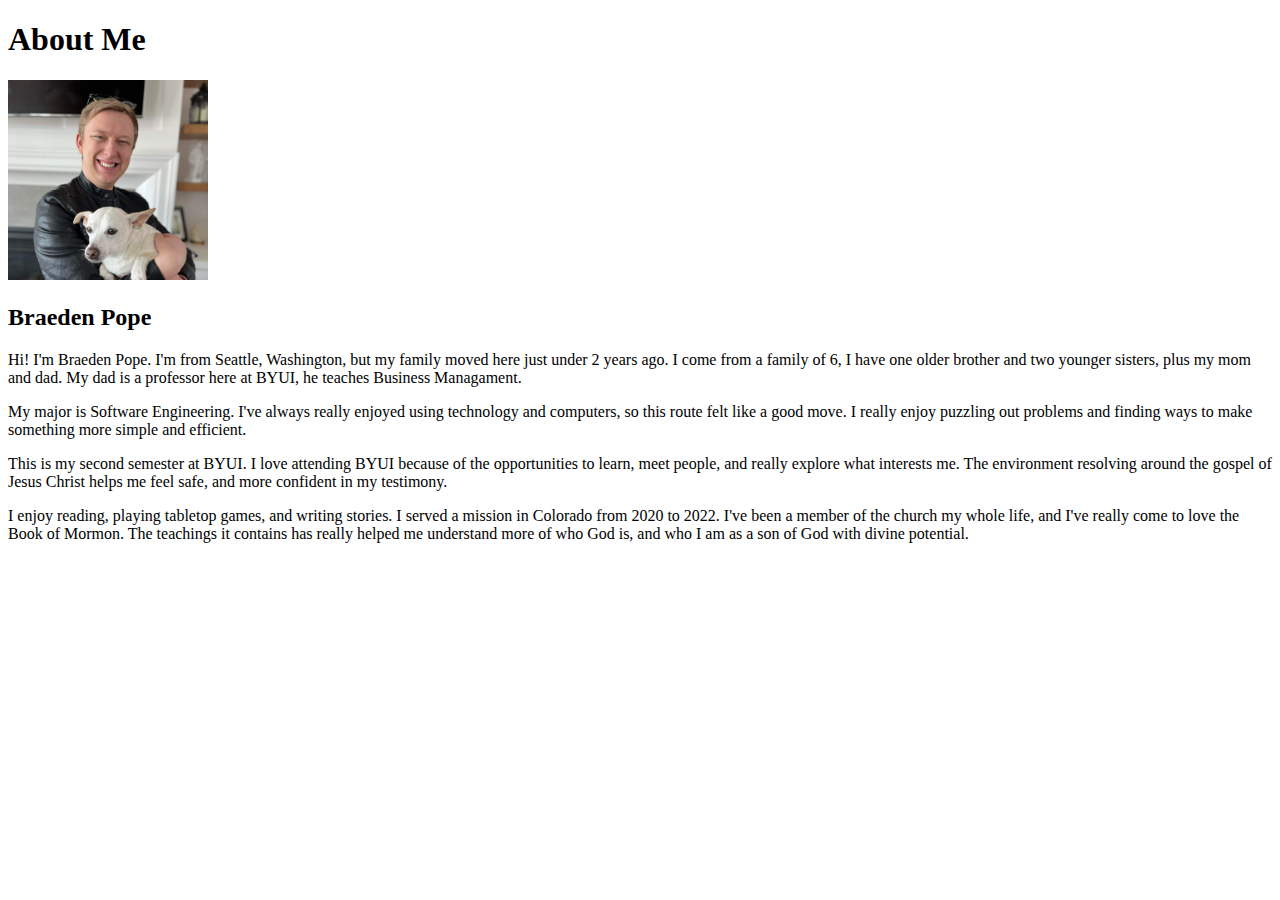
<file: aboutme/index.html>
<!DOCTYPE html>
<html lang="en">
<head>
    <meta charset="UTF-8">
    <meta http-equiv="X-UA-Compatible" content="IE=edge">
    <meta name="viewport" content="width=device-width, initial-scale=1.0">
    <title>About Me</title>
</head>
<body>
    <h1>About Me</h1>
    <img src="images/braeden photo.jpg" width="200" alt="Braeden Pope">
    <h2>Braeden Pope</h2>
    <p> Hi! I'm Braeden Pope. I'm from Seattle, Washington, but my family moved
        here just under 2 years ago. I come from a family of 6, I have one older brother and two younger sisters, 
        plus my mom and dad. My dad is a professor here at BYUI, he teaches Business Managament.</p>

    <p> My major is Software Engineering. I've always really enjoyed using technology and computers, so this route
        felt like a good move. I really enjoy puzzling out problems and finding ways to make something more simple
        and efficient.
    </p>

    <p>This is my second semester at BYUI. I love attending BYUI because of the opportunities to learn, meet people,
        and really explore what interests me. The environment resolving around the gospel of Jesus Christ helps
        me feel safe, and more confident in my testimony.</p>

    <p> I enjoy reading, playing tabletop games, and writing stories. I served a mission in Colorado from 2020
        to 2022. I've been a member of the church my whole life, and I've really come to love the Book of Mormon.
        The teachings it contains has really helped me understand more of who God is, and who I am as a son of God
        with divine potential.</p>
</body>
</html>
</file>
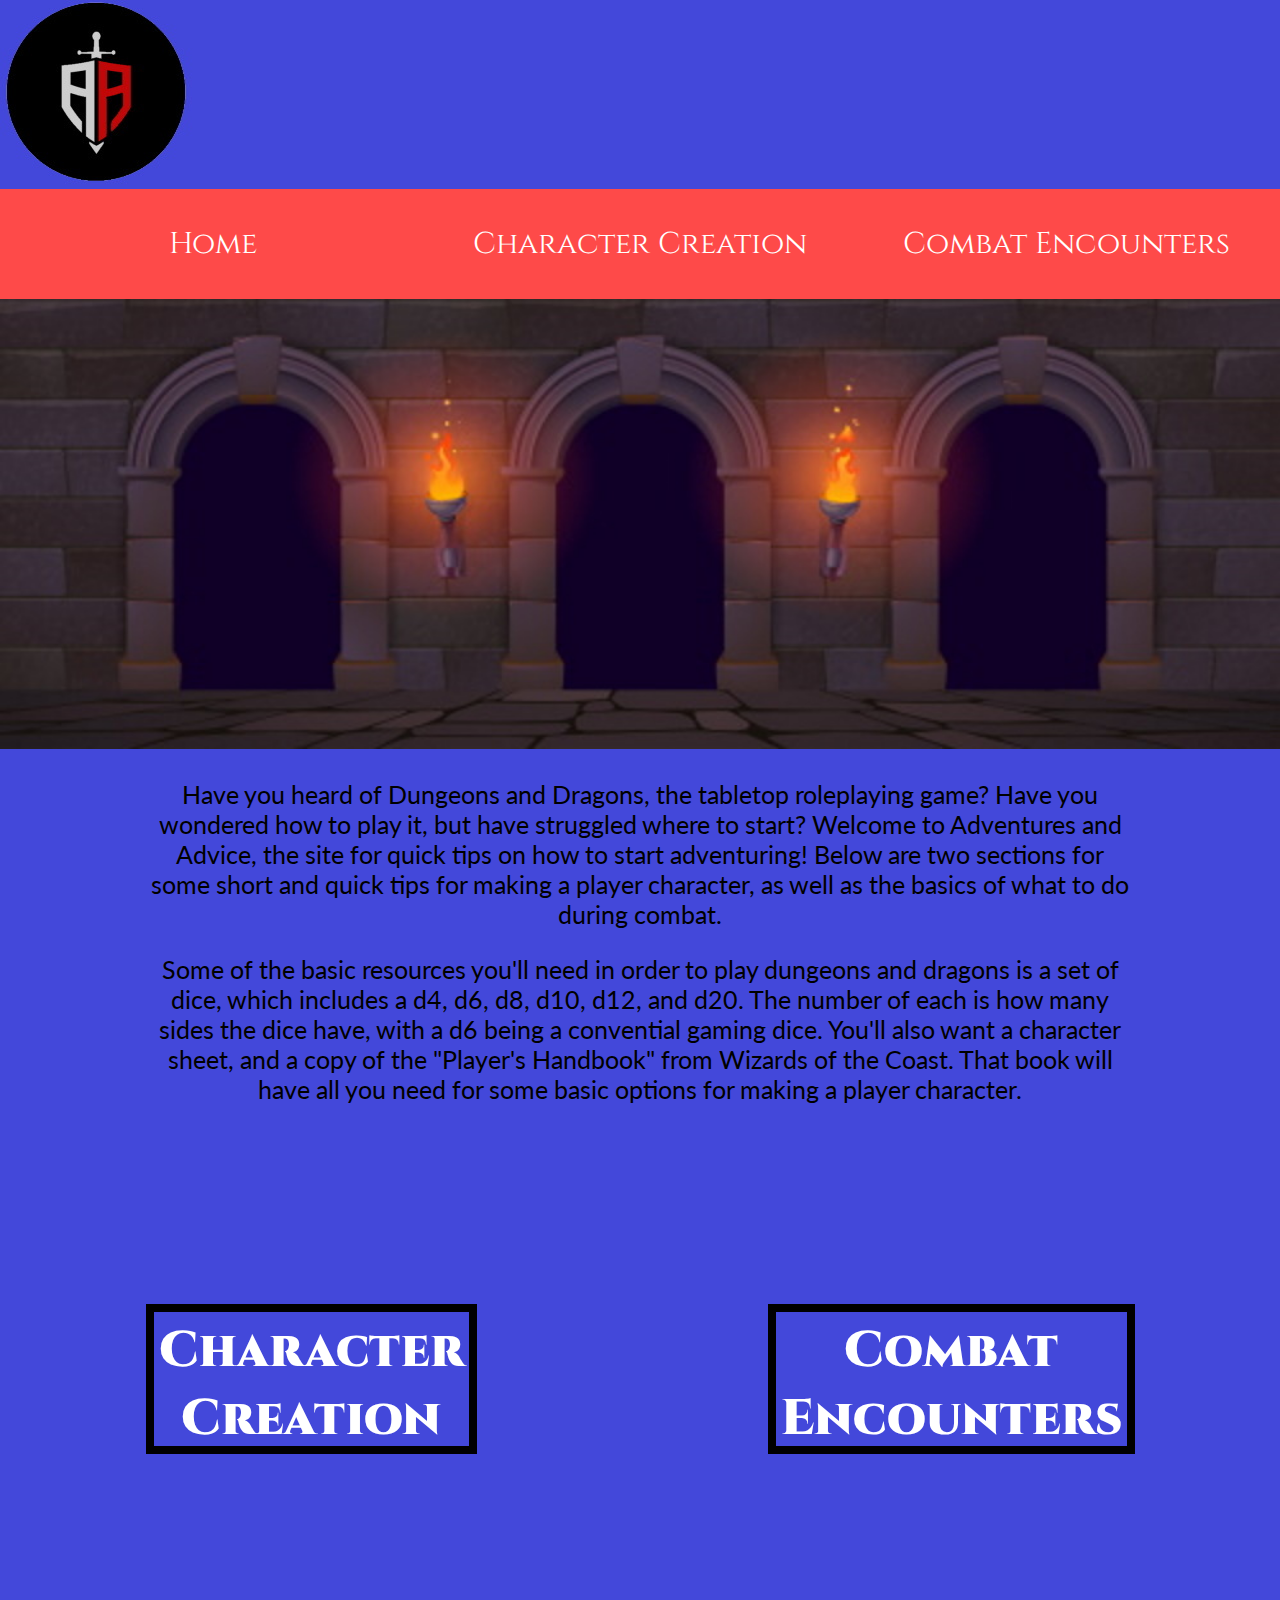
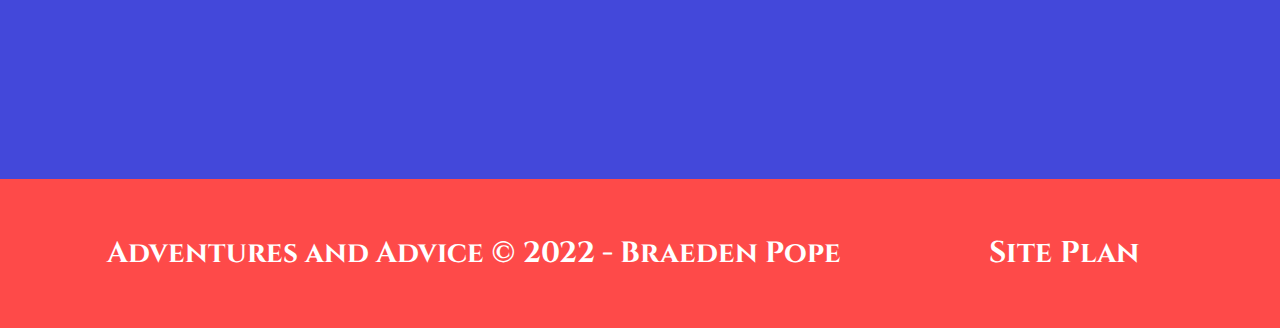
<file: personal-page/index.html>
<!DOCTYPE html>
<html lang="en">
<head>
    <meta charset="UTF-8">
    <meta http-equiv="X-UA-Compatible" content="IE=edge">
    <meta name="viewport" content="width=device-width, initial-scale=1.0">
    <title>Adventures And Advice | Home</title>
    <link rel="stylesheet" href="styles/style.css">
</head>
<body>
    <header>
        <img class="logo" src="images/logo.jpg" alt="A&A Logo">
        <nav>
            <a href="index.html" >Home</a>
            <a href="characters.html">Character Creation</a>
            <a href="combat.html" >Combat Encounters</a>
        </nav>
        <img class="home-banner" src="images/home-banner.jpg" alt="fantasy banner">
    </header>
    <main class="home-grid"> 
        <div id="home-text">
            <p>
                Have you heard of Dungeons and Dragons, the tabletop roleplaying game? Have you wondered how to play it, but have struggled where to start? Welcome to Adventures and Advice, the site for quick tips on how to start adventuring! Below are two sections for some short and quick tips for making a player character, as well as the basics of what to do during combat.
            </p>
            <p>
                Some of the basic resources you'll need in order to play dungeons and dragons is a set of dice, which includes a d4, d6, d8, d10, d12, and d20. The number of each is how many sides the dice have, with a d6 being a convential gaming dice. You'll also want a character sheet, and a copy of the "Player's Handbook" from Wizards of the Coast. That book will have all you need for some basic options for making a player character.
            </p>
        </div>
            <a href="characters.html" class="character-link">Character Creation</a>
            <a href="combat.html" class="combat-link">Combat Encounters</a>
    </main>
    <footer>
        <h3>Adventures and Advice &copy; 2022 - Braeden Pope</h3>
        <h3><a href="site-plan.html" target="_blank">Site Plan</a></h3>
    </footer>
</body>
</html>
</file>
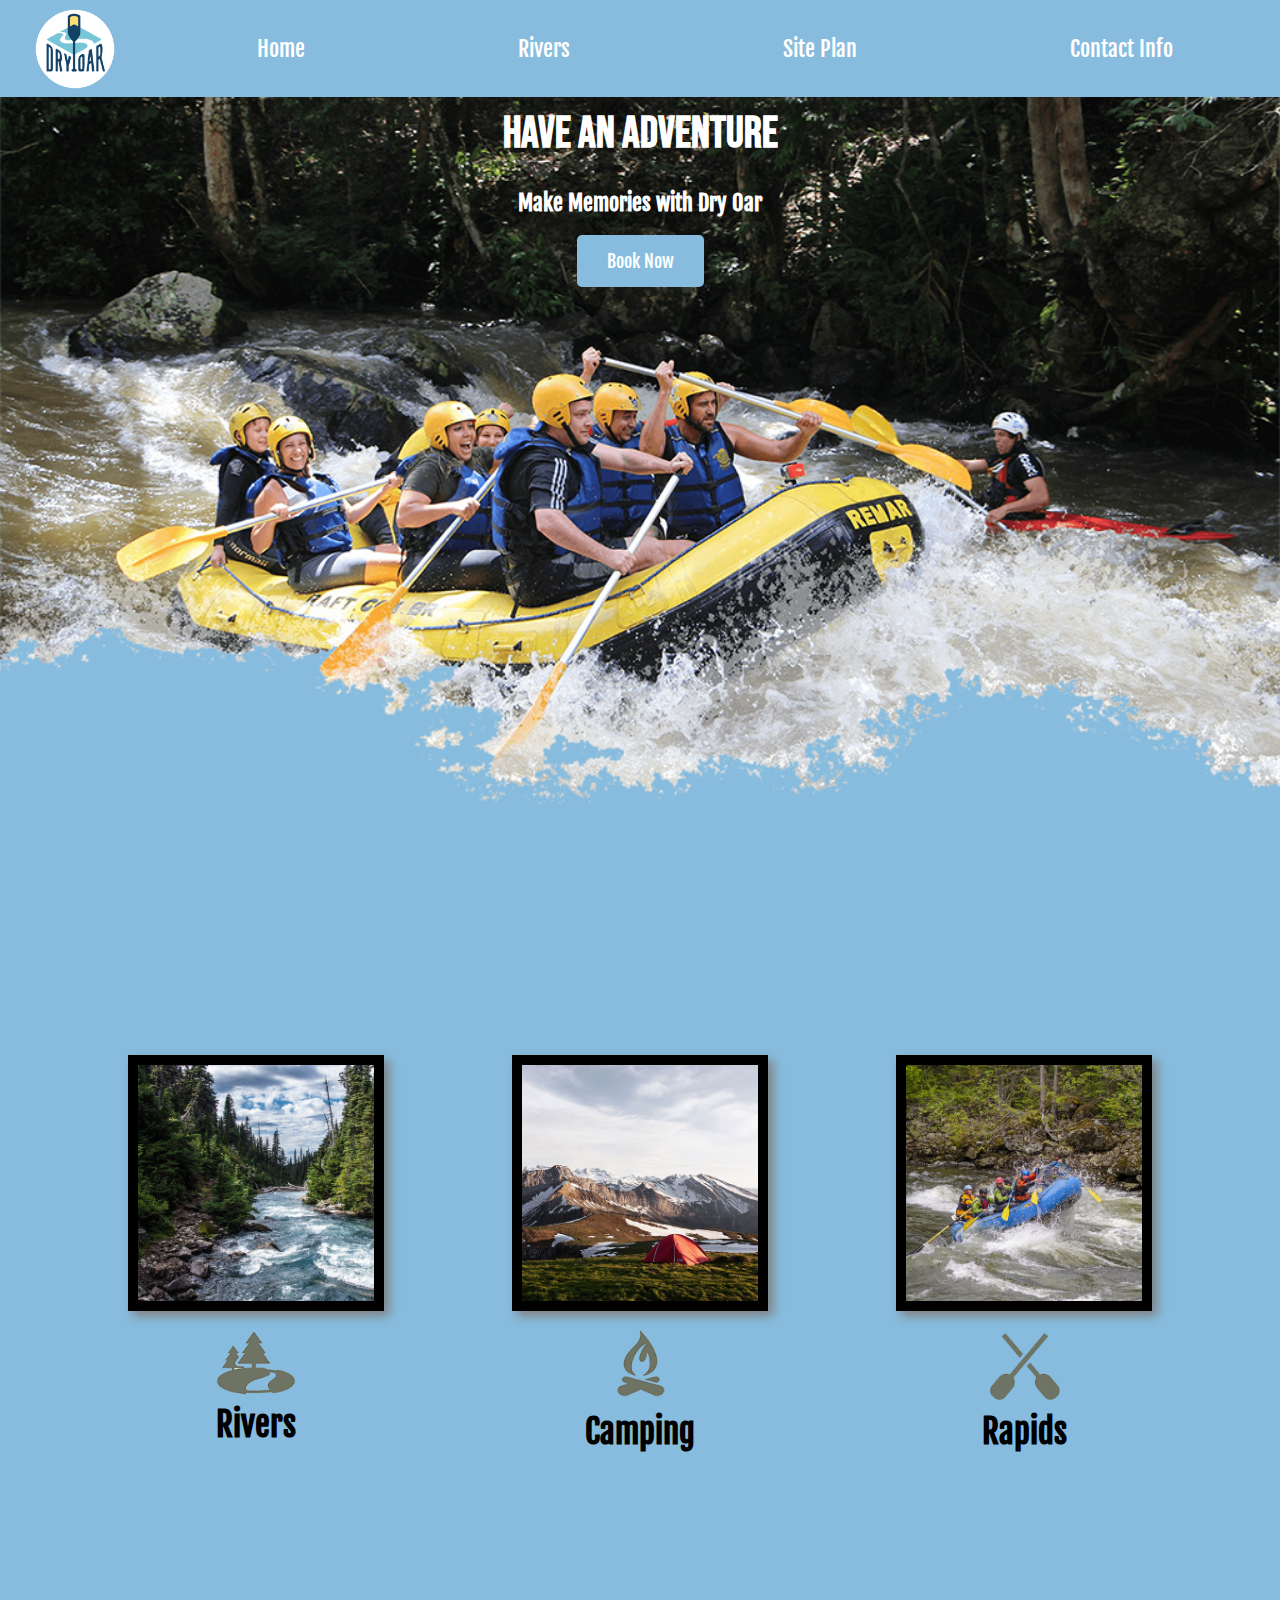
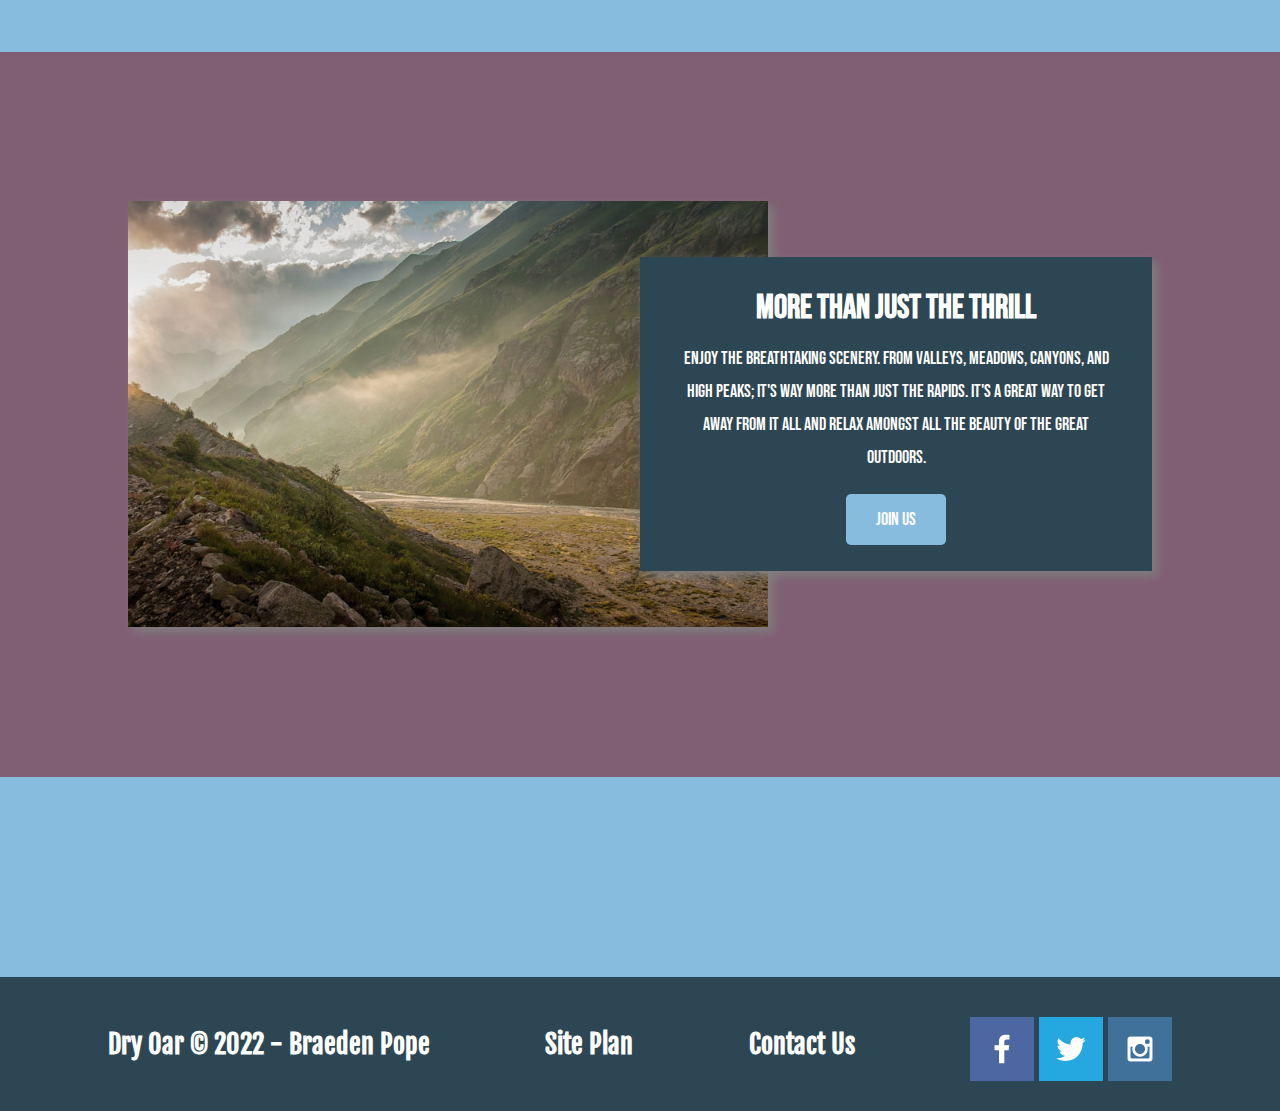
<file: wwr/index.html>
<!DOCTYPE html>
<html lang="en">
<head>
    <meta charset="UTF-8">
    <meta http-equiv="X-UA-Compatible" content="IE=edge">
    <meta name="viewport" content="width=device-width, initial-scale=1.0">
    <title>Whitewater Rafting Vacations | Dry Oar Boating | Home</title>
    <link rel="stylesheet" href="styles/style.css">
</head>
<body>
    <div id="content">
        <header>
            <a id="logo_link" href="index.html">
                <img class="logo" src="images/logo.png" alt="Whitewater Rafting Logo">
            </a>
            <nav>
                <a href="index.html" target="_blank">Home</a>
                <a href="rivers.html">Rivers</a>
                <a href="site-plan-rafting.html" target="_blank">Site Plan</a>
                <a href="contactus.html" target="_blank">Contact Info</a>
            </nav>
        </header>
        <div id="hero">
            <div id="hero-box">
                <img id="hero-img" src="images/hero.png" alt="People enjoying white water rafting">
            </div>
            <section id="hero-msg">
                <h1 class="home-title">Have An Adventure</h1>
                <h4>Make Memories with Dry Oar </h4>
                <div class="button-box">
                    <a class="book" href="rates.html" target="_blank">Book Now</a>
                </div>
            </section>
        </div>
        <main class="home-grid">
            <section class="rivers-card">
                <img class="card-img" src="images/rivers.jpg" alt="rivers in forest">
                <img class="icon" src="images/river_icon.png" alt="river icon">
                <h2>Rivers</h2>
            </section>
            <section class="camping-card">
                <img class="card-img" src="images/camping.jpg" alt="tent in mountains">
                <img class="icon" src="images/fire_icon.png" alt="fire icon">
                <h2>Camping</h2>
            </section>
            <section class="rapids-card">
                <img class="card-img" src="images/rapids.jpg" alt="rafting boat">
                <img class="icon" src="images/oars.png" alt="oars icon">
                <h2>Rapids</h2>
            </section>
            <div id="background"></div>
            <img class="mountains" src="images/mountains.jpg" alt="Misty Mountains">
            <section class="msg">
                <h2>More Than Just The Thrill</h2>
                <p>Enjoy the breathtaking scenery. From valleys, meadows, canyons, and high peaks; it's way more than just the rapids. It's a great way to get away from it all and relax amongst all the beauty of the great outdoors. </p>
                <a class="join" href="rivers.html" target="_blank">Join Us</a>
            </section>
        </main>
        <footer>
            <h3>Dry Oar &copy; 2022 - Braeden Pope</h3>
            <h3><a href="site-plan-rafting.html" target="_blank">Site Plan</a></h3>
            <h3><a href="contactus.html" target="_blank">Contact Us</a></h3>
            <div class="social">
                <a href="https://facebook.com" target="_blank">
                    <img src="images/facebook.png" alt="fb icon">
                </a>
                <a href="https://twitter.com" target="_blank">
                    <img src="images/twitter.png" alt="twitter icon">
                </a>
                <a href="https://instagram.com" target="_blank">
                    <img src="images/instagram.png" alt="instagram icon">
                </a>
            </div>
        </footer>
    </div>
</body>
</html>
</file>
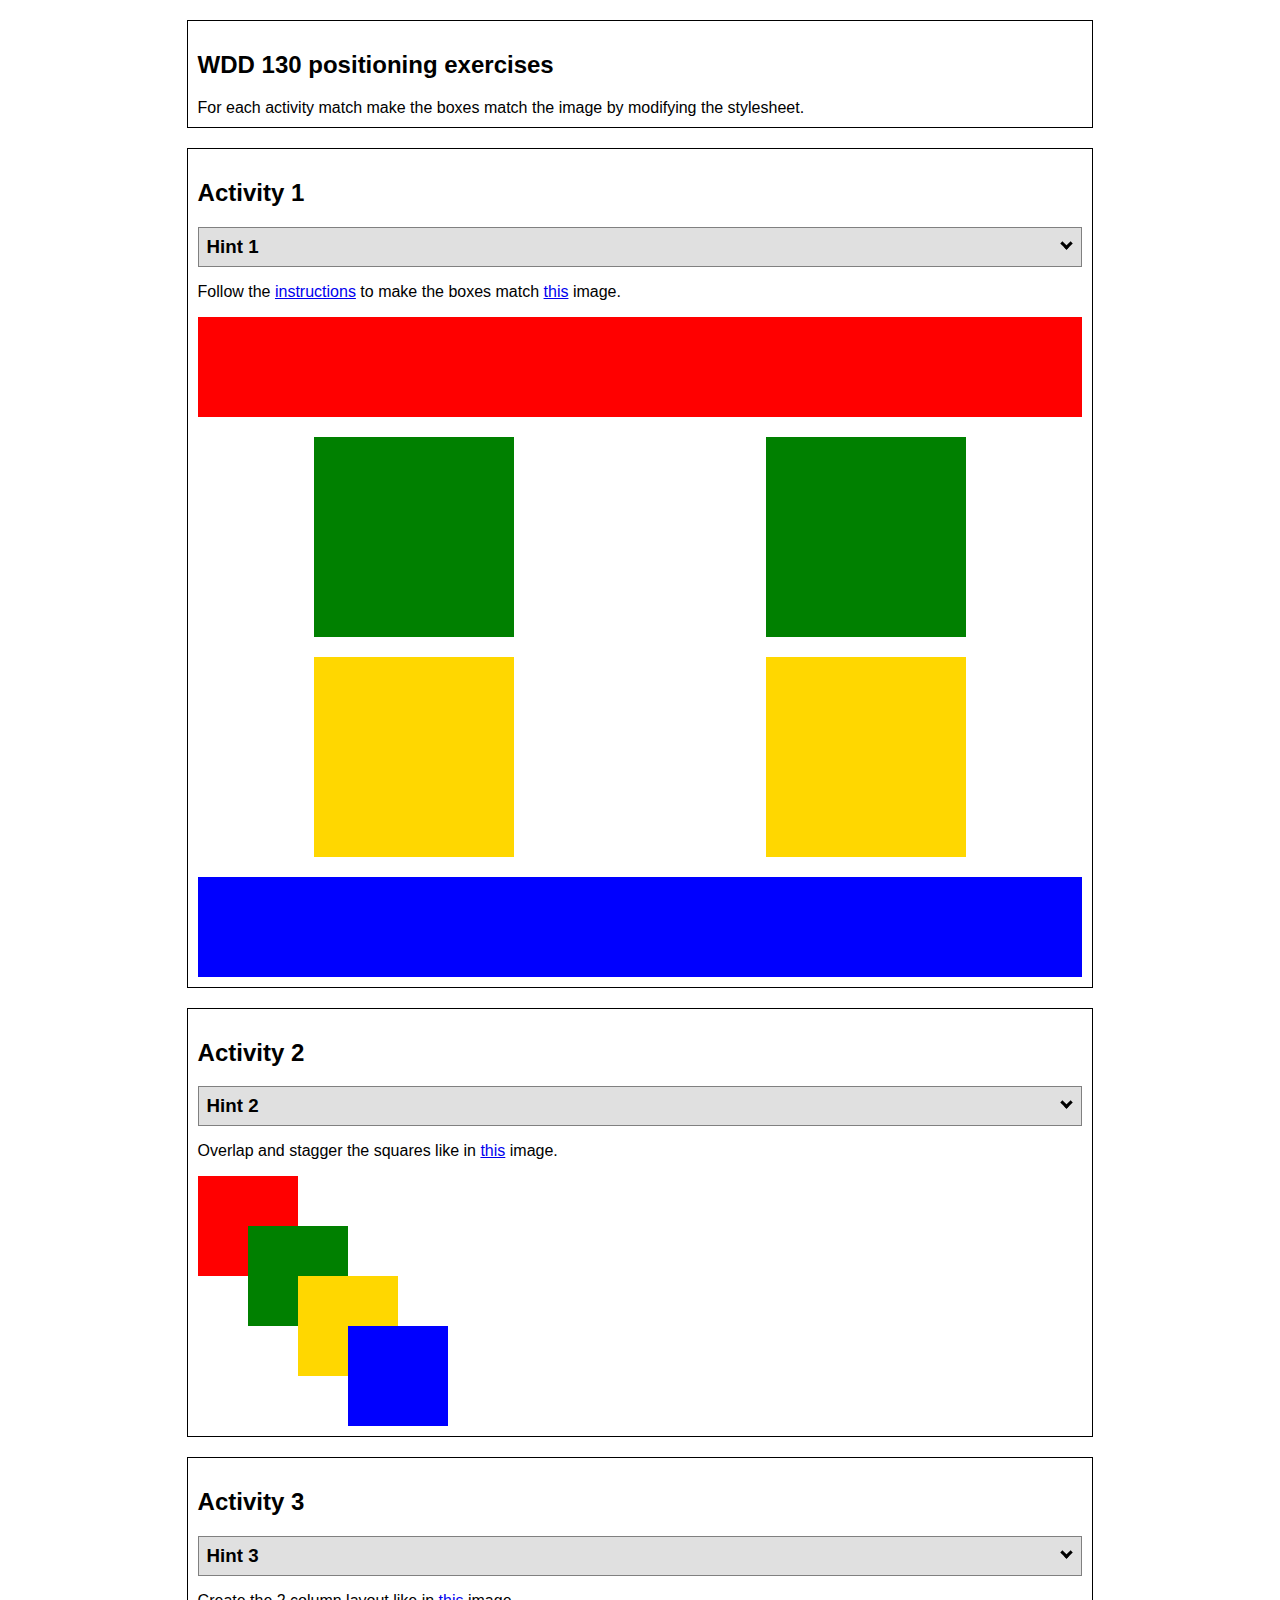
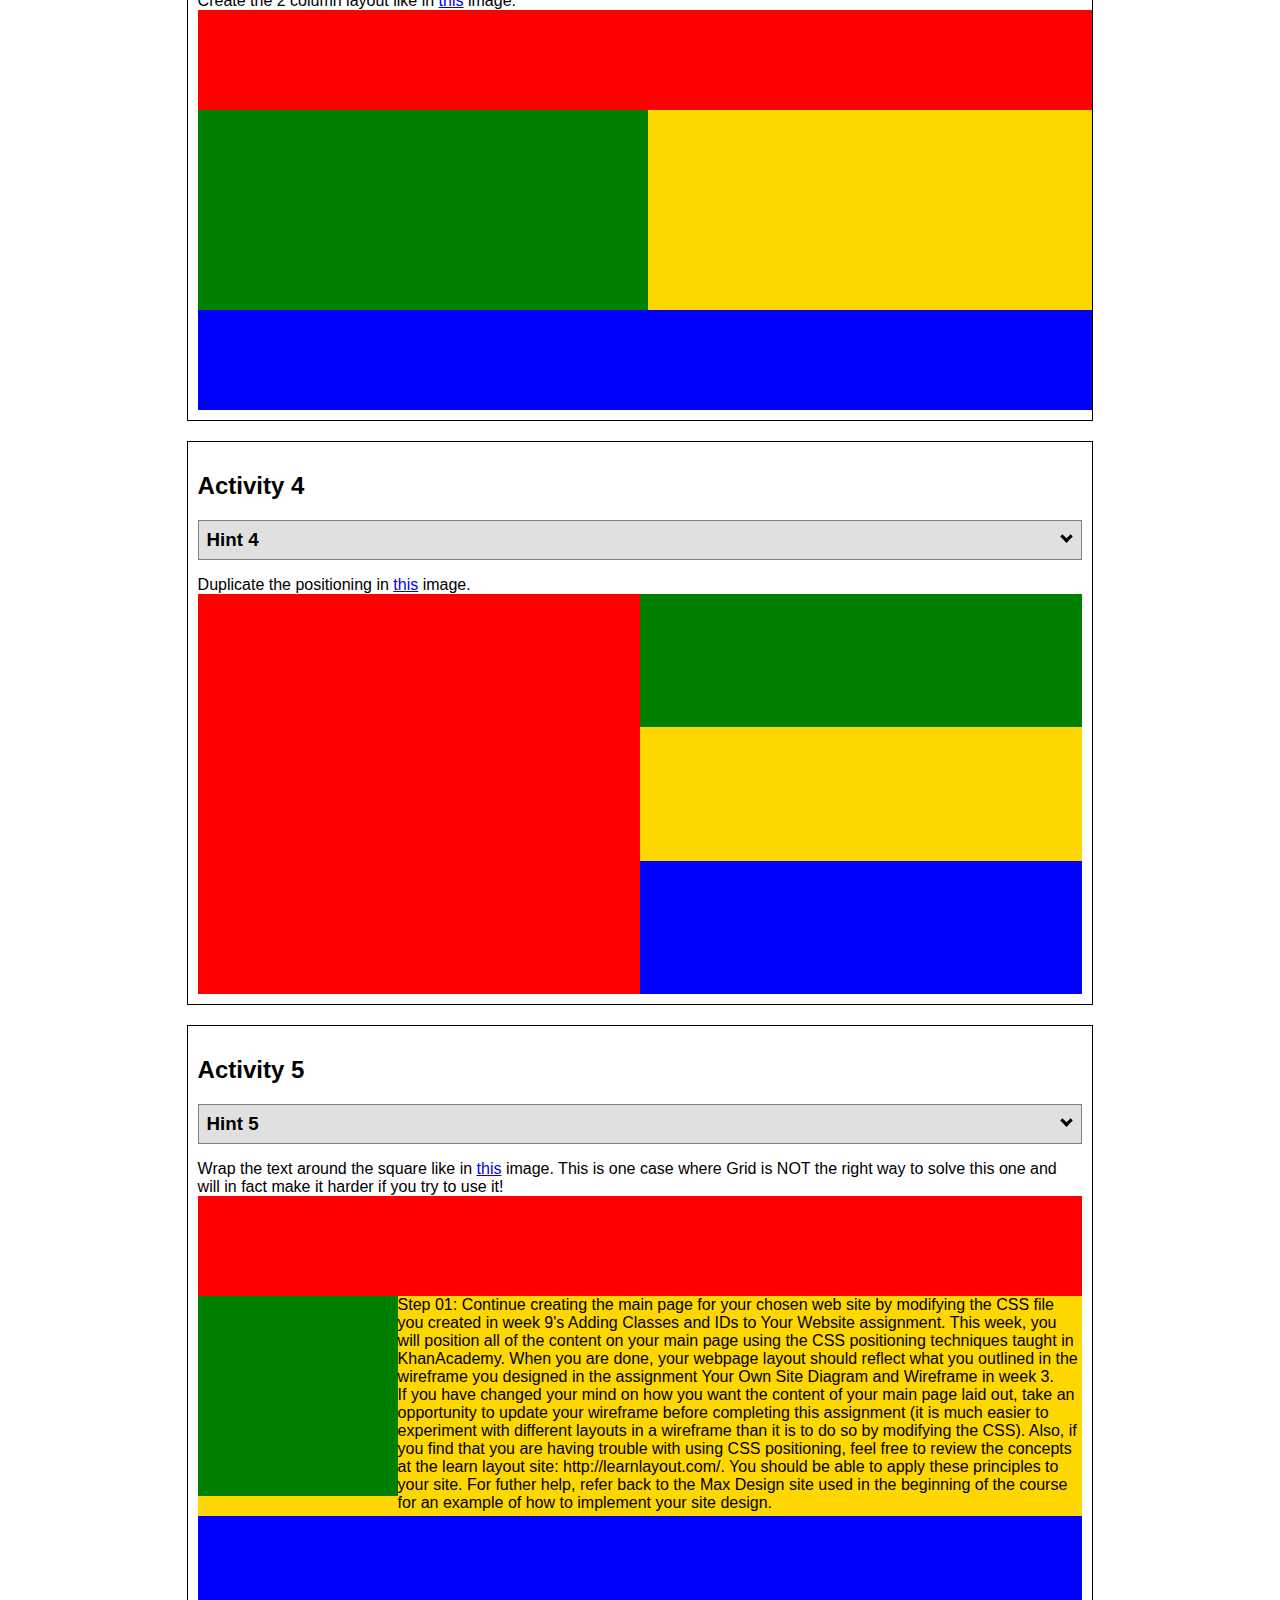
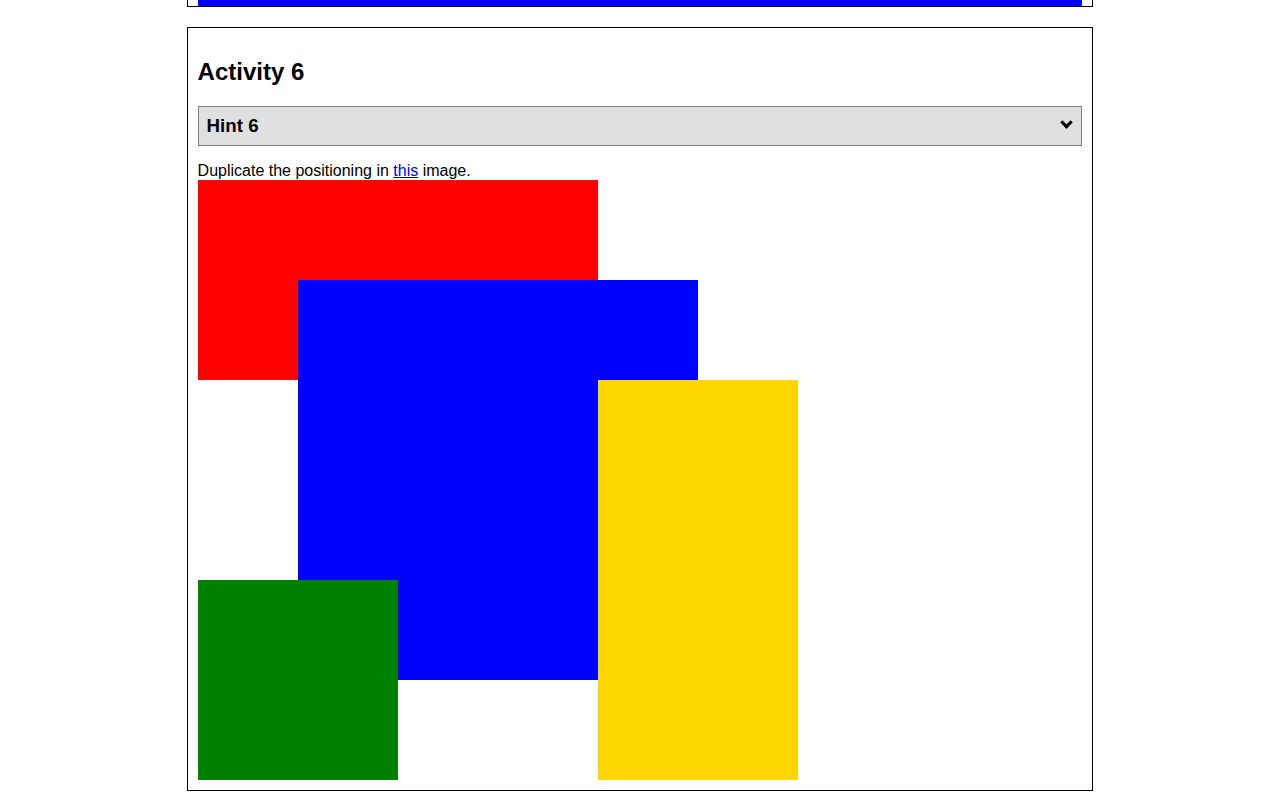
<file: positioning.html>
<!DOCTYPE html>
<html lang="en">
  <head>
    <!-- HTML - Name: positioning.html -->
    <title>Positioning Activity</title>
    <link rel="stylesheet" type="text/css" href="positionstyles.css" />
  </head>
  <body>
    <div class="activity">
      <h2>WDD 130 positioning exercises</h2>
      For each activity match make the boxes match the image by modifying the stylesheet.</div>
    <div class="activity">
      <h2>Activity 1</h2>
      <section class="hint"><input type="checkbox" ><i></i> <h3>Hint 1</h3><div><p>Check out the <a href="https://byui-wdd.github.io/wdd130/activities/w06-css-positioning.html" target="_blank">activity instructions</a> in Ilearn!</p></div></section>
      <p>Follow the <a href="https://byui-wdd.github.io/wdd130/activities/w06-css-positioning.html" target="_blank">instructions</a> to make the boxes match  <a href="https://byui-wdd.github.io/wdd130/images/example1.png" target="_blank">this</a> image.</p>
      <div class="content1" >
        <div class="red1" ></div>
        <div class="green1" ></div>
        <div class="green1" ></div>
        <div class="yellow1"></div>
        <div class="yellow1"></div>
        <div class="blue1"></div>
      </div>
    </div>
    <div class="activity">
      <h2>Activity 2</h2>
      <section class="hint"><input type="checkbox" > <h3>Hint 2</h3><i></i><div><p>Remember that the best way to shift elements around slightly on the page is with Margins.  You could also use Grid.  Either would work for this. If you choose margin, you can use a <em>negative</em> margin. (ie margin-top: -20px;)</p><h4>Properties used:</h4><ul><li>margin-top, margin-left</li><li>...or...</li><li>grid-template-columns: 50px 50px 50px 50px 50px </li></ul></div></section>
      <p>Overlap and stagger the squares like in <a href="https://byui-wdd.github.io/wdd130/images/example2.png" target="_blank">this</a> image.</p>
      <div class="content2" >
        <div class="red2" ></div>
        <div class="green2" ></div>
        <div class="yellow2"></div>
        <div class="blue2"></div>
      </div>
    </div>
    <div class="activity">
      <h2>Activity 3</h2>
      <section class="hint"><input type="checkbox" > <h3>Hint 3</h3><i></i><div><p>This one is going to be best solved with CSS Grid. Remember to make the boxes the right width first...then start moving them around. </p><h4>Properties used:</h4><ul><li>display:grid;</li><li>grid-template-columns:</li><li>grid-column-gap:</li>
        <li>grid-column:</li>  </ul></div></section>
      Create the 2 column layout like in <a href="https://byui-wdd.github.io/wdd130/images/example3.png" target="_blank">this</a>  image.
      <div class="content3" >
        <div class="red3" ></div>
        <div class="green3" ></div>
        <div class="yellow3"></div>
        <div class="blue3"></div>
      </div>
    </div>
    <div class="activity">
      <h2>Activity 4</h2>
      <section class="hint"><input type="checkbox" > <h3>Hint 4</h3><i></i><div><p>For the others we have been primarily concerned with width. For this one you will need to adjust height as well. </p><h4>Properties used:</h4><ul><li>display:grid;</li><li>grid-template-columns:</li><li>grid-row:</li></ul></div></section>
      Duplicate the positioning in <a href="https://byui-wdd.github.io/wdd130/images/example4.png" target="_blank">this</a> image. 
      <div class="content4" >
        <div class="red4" ></div>
        <div class="green4" ></div>
        <div class="yellow4"></div>
        <div class="blue4"></div>
      </div>
    </div>

    <div class="activity">
      <h2>Activity 5</h2>
      <section class="hint"><input type="checkbox" > <h3>Hint 5</h3><i></i><div><p>Grid is <strong>not</strong> the right way to do this.  In fact there is only one way to really do that...and that is with float. Remember that we float the thing we want the text to wrap around.  Also remember to start by making all the shapes the right size and shape.</p><h4>Properties used:</h4><ul><li>float: left;</li></ul></div></section>
      Wrap the text around the square like in <a href="https://byui-wdd.github.io/wdd130/images/example5.png" target="_blank">this</a> image. This is one case where Grid is NOT the right way to solve this one and will in fact make it harder if you try to use it!
      <div class="content5" >
        <div class="red5" ></div>
        <div class="green5" ></div>
        <div class="yellow5">Step 01: Continue creating the main page for your chosen web site by modifying the CSS file you created in week 9's Adding Classes and IDs to Your Website assignment. This week, you will position all of the content on your main page using the CSS positioning techniques taught in KhanAcademy. When you are done, your webpage layout should reflect what you outlined in the wireframe you designed in the assignment Your Own Site Diagram and Wireframe in week 3. <br />
          If you have changed your mind on how you want the content of your main page laid out, take an opportunity to update your wireframe before completing this assignment (it is much easier to experiment with different layouts in a wireframe than it is to do so by modifying the CSS). Also, if you find that you are having trouble with using CSS positioning, feel free to review the concepts at the learn layout site: http://learnlayout.com/. You should be able to apply these principles to your site. For futher help, refer back to the Max Design site used in the beginning of the course for an example of how to implement your site design.</div>
        <div class="blue5"></div>
      </div>
    </div>
    <div class="activity">
      <h2>Activity 6</h2>
      <section class="hint"><input type="checkbox" > <h3>Hint 6</h3><i></i><div><p>This one is all about visualizing the grid behind the layout. If you are having a hard time doing that first: all the sizes are even multiples of 100, and second here is another example with the lines drawn: <a href="https://byui-wdd.github.io/wdd130/images/example6-hint.png" target="_blank">example 6 with lines</a>. For this one you will find it easiest if you use px for the column width. You can also use <kbd>z-index</kbd> to control the element layering.    </p><h4>Properties used:</h4><ul><li>display:grid;</li><li>grid-template-columns:</li><li>grid-column:</li><li>grid-row:</li><li><a href="https://www.w3schools.com/cssref/pr_pos_z-index.asp" target="_blank">z-index:</a></li></ul></div></section>
      Duplicate the positioning in <a href="https://byui-wdd.github.io/wdd130/images/example6.png" target="_blank">this</a> image.
      <div class="content6" >
        <div class="red6" ></div>
        <div class="green6" ></div>
        <div class="yellow6"></div>
        <div class="blue6"></div>
      </div>
    </div>
  </body>
</html>
</file>
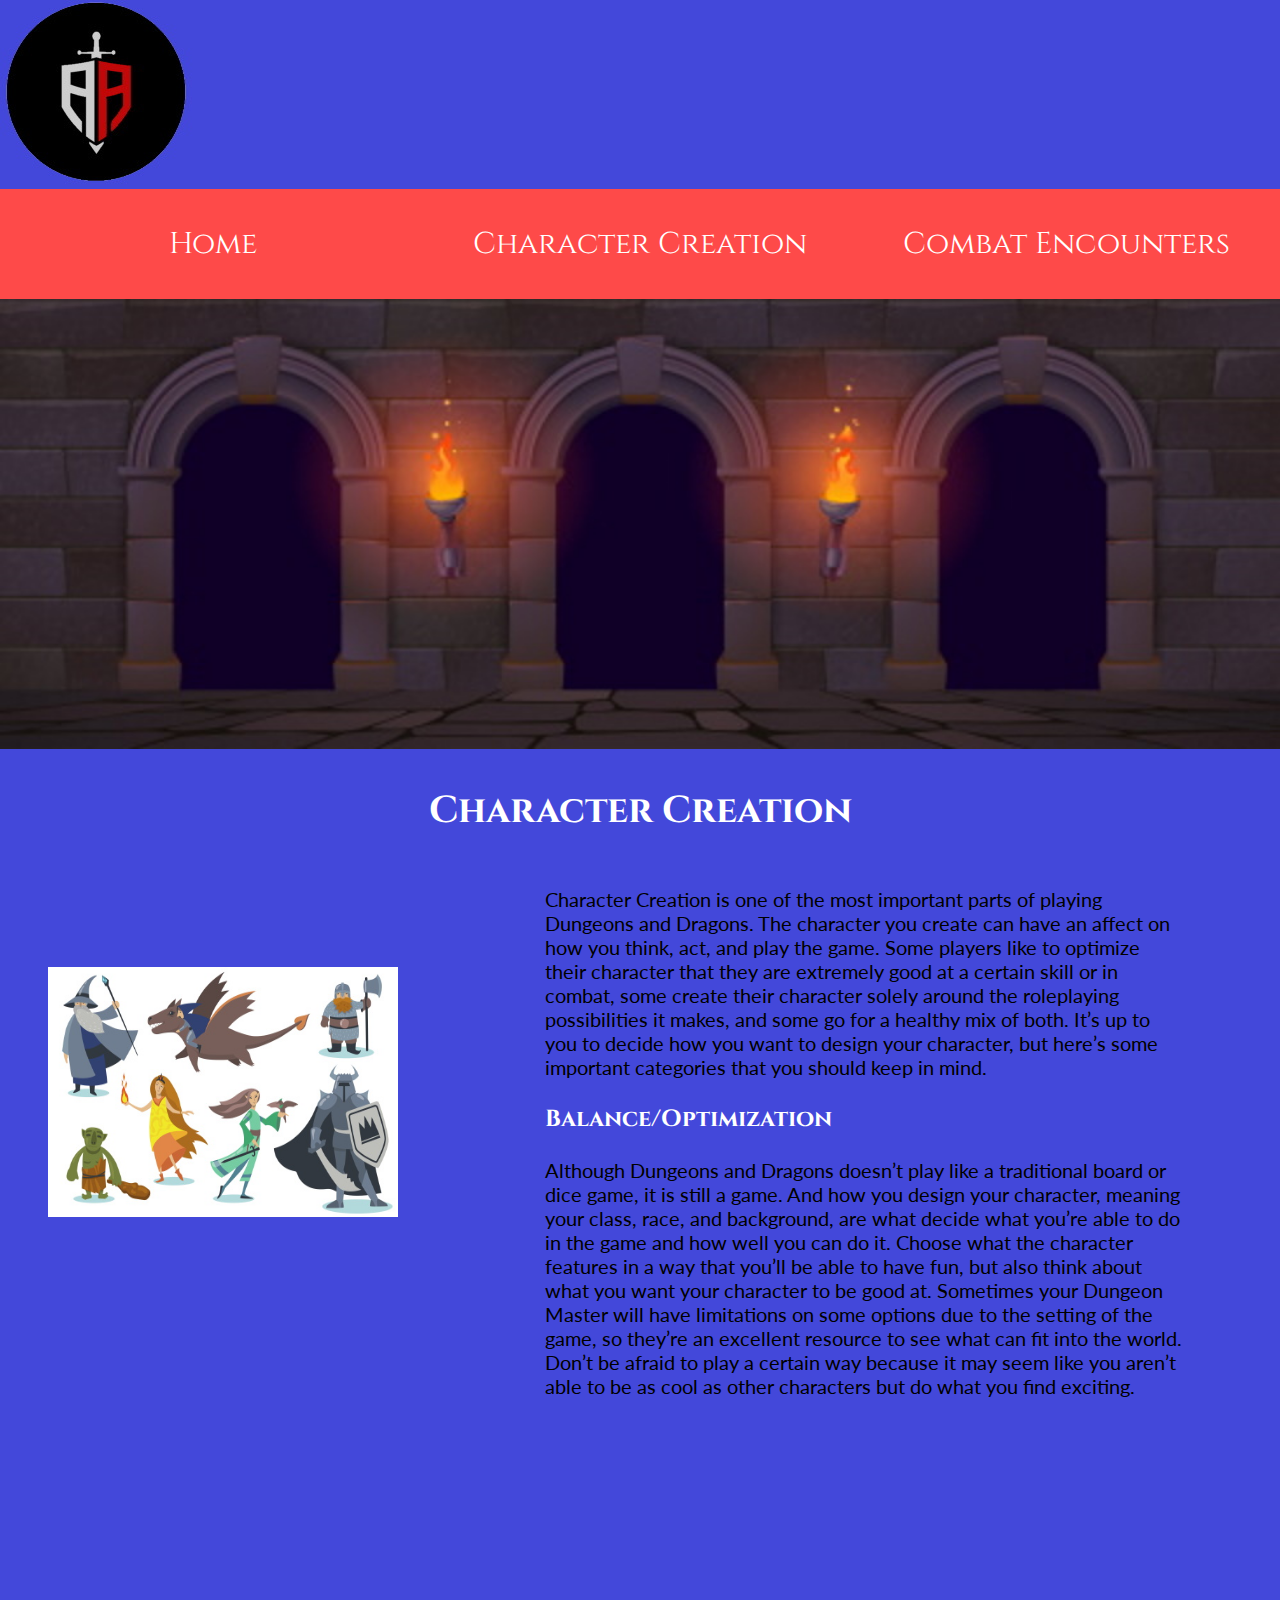
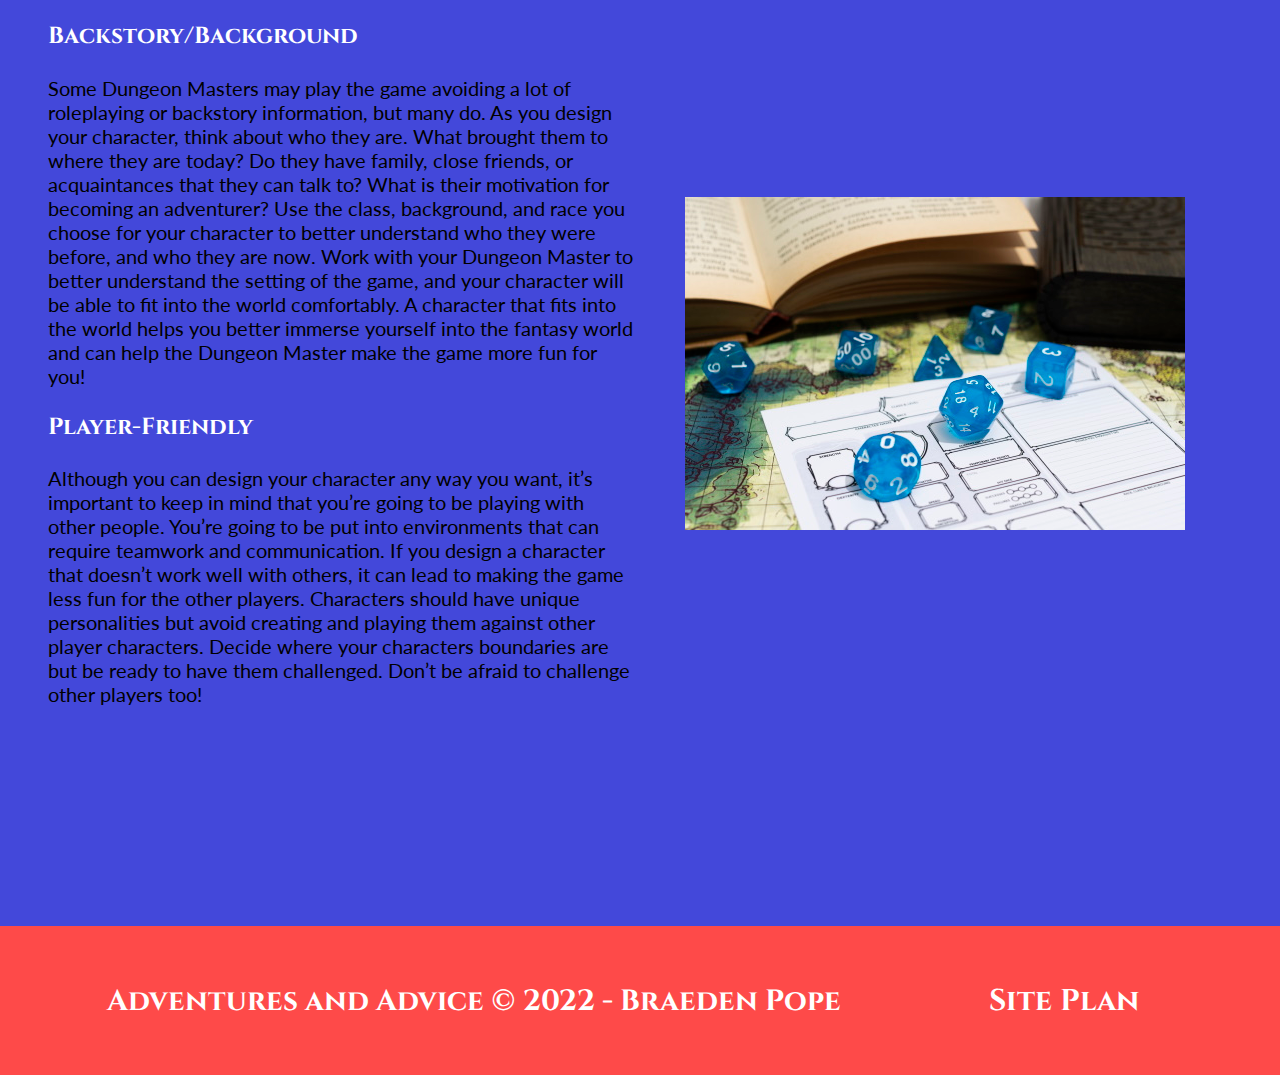
<file: personal-page/characters.html>
<!DOCTYPE html>
<html lang="en">
<head>
    <meta charset="UTF-8">
    <meta http-equiv="X-UA-Compatible" content="IE=edge">
    <meta name="viewport" content="width=device-width, initial-scale=1.0">
    <title>Adventures and Advice | Character Creation</title>
    <link rel="stylesheet" href="styles/style.css">
</head>
<body>
  <header>
      <img class="logo" src="images/logo.jpg" alt="A&A Logo">
      <nav>
          <a href="index.html" >Home</a>
          <a href="characters.html">Character Creation</a>
          <a href="combat.html" >Combat Encounters</a>
      </nav>
      <img class="home-banner" src="images/home-banner.jpg" alt="fantasy banner">
      <h2 class="title">Character Creation</h2>
  </header>
  <main class="sub-grid">
        <img class="characters-img" src="images/characters.jpg" alt="fantasy characters">
        <section class="char-one">
          <p>      
              Character Creation is one of the most important parts of playing Dungeons and Dragons. The character you create can have an affect on how you think, act, and play the game. Some players like to optimize their character that they are extremely good at a certain skill or in combat, some create their character solely around the roleplaying possibilities it makes, and some go for a healthy mix of both. It’s up to you to decide how you want to design your character, but here’s some important categories that you should keep in mind.
           </p>
            <h3>Balance/Optimization</h3>
            <p>
              Although Dungeons and Dragons doesn’t play like a traditional board or dice game, it is still a game. And how you design your character, meaning your class, race, and background, are what decide what you’re able to do in the game and how well you can do it. Choose what the character features in a way that you’ll be able to have fun, but also think about what you want your character to be good at. Sometimes your Dungeon Master will have limitations on some options due to the setting of the game, so they’re an excellent resource to see what can fit into the world. Don’t be afraid to play a certain way because it may seem like you aren’t able to be as cool as other characters but do what you find exciting.
            </p>
          </section>
          <img class="sheet" src="images/character-sheet.jpg" alt="character sheet and dice">
          <section class="char-two">
            <h3>Backstory/Background</h3>
            <p>
              Some Dungeon Masters may play the game avoiding a lot of roleplaying or backstory information, but many do. As you design your character, think about who they are. What brought them to where they are today? Do they have family, close friends, or acquaintances that they can talk to? What is their motivation for becoming an adventurer? Use the class, background, and race you choose for your character to better understand who they were before, and who they are now. Work with your Dungeon Master to better understand the setting of the game, and your character will be able to fit into the world comfortably. A character that fits into the world helps you better immerse yourself into the fantasy world and can help the Dungeon Master make the game more fun for you!
            </p>
            <h3>Player-Friendly</h3>
            <p>
              Although you can design your character any way you want, it’s important to keep in mind that you’re going to be playing with other people. You’re going to be put into environments that can require teamwork and communication. If you design a character that doesn’t work well with others, it can lead to making the game less fun for the other players. Characters should have unique personalities but avoid creating and playing them against other player characters. Decide where your characters boundaries are but be ready to have them challenged. Don’t be afraid to challenge other players too!
            </p>
          </section>
    </main>
    <footer>
        <h3>Adventures and Advice &copy; 2022 - Braeden Pope</h3>
        <h3><a href="site-plan.html" target="_blank">Site Plan</a></h3>
    </footer>
</body>
</html>
</file>
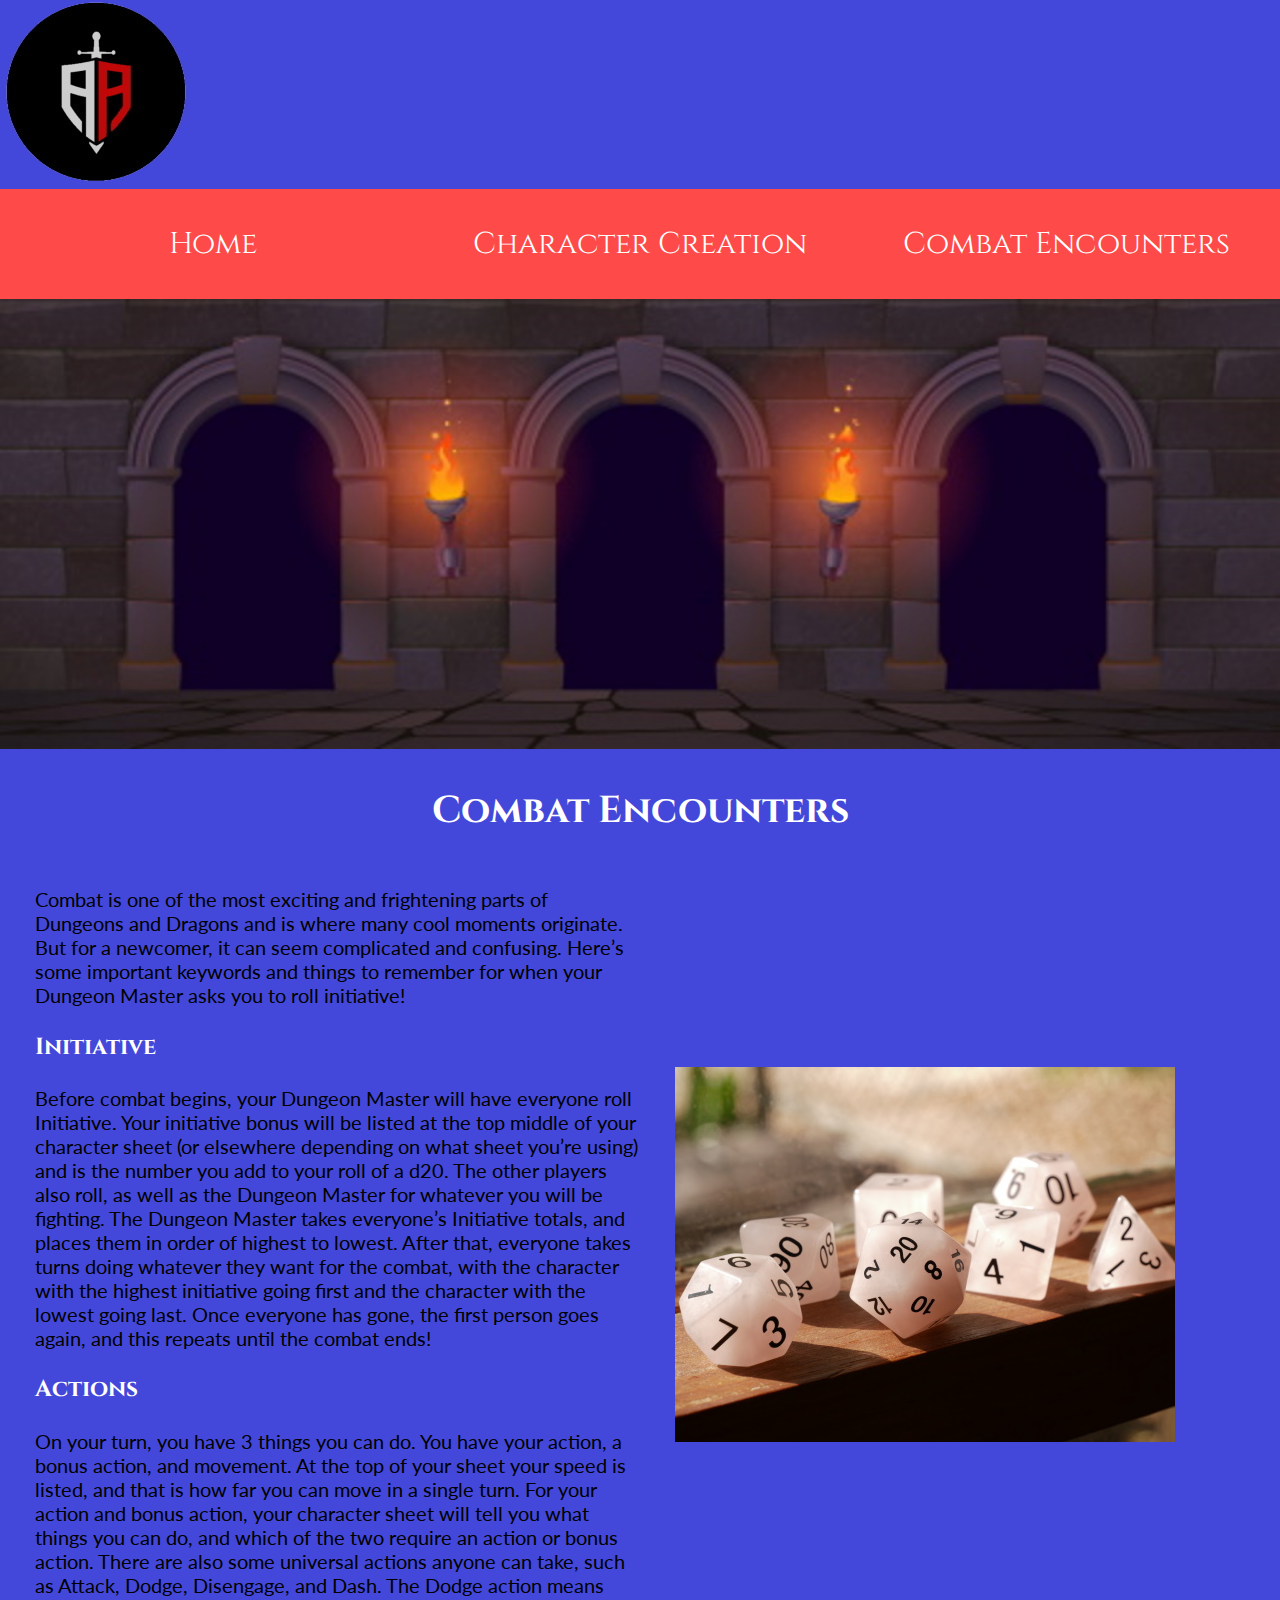
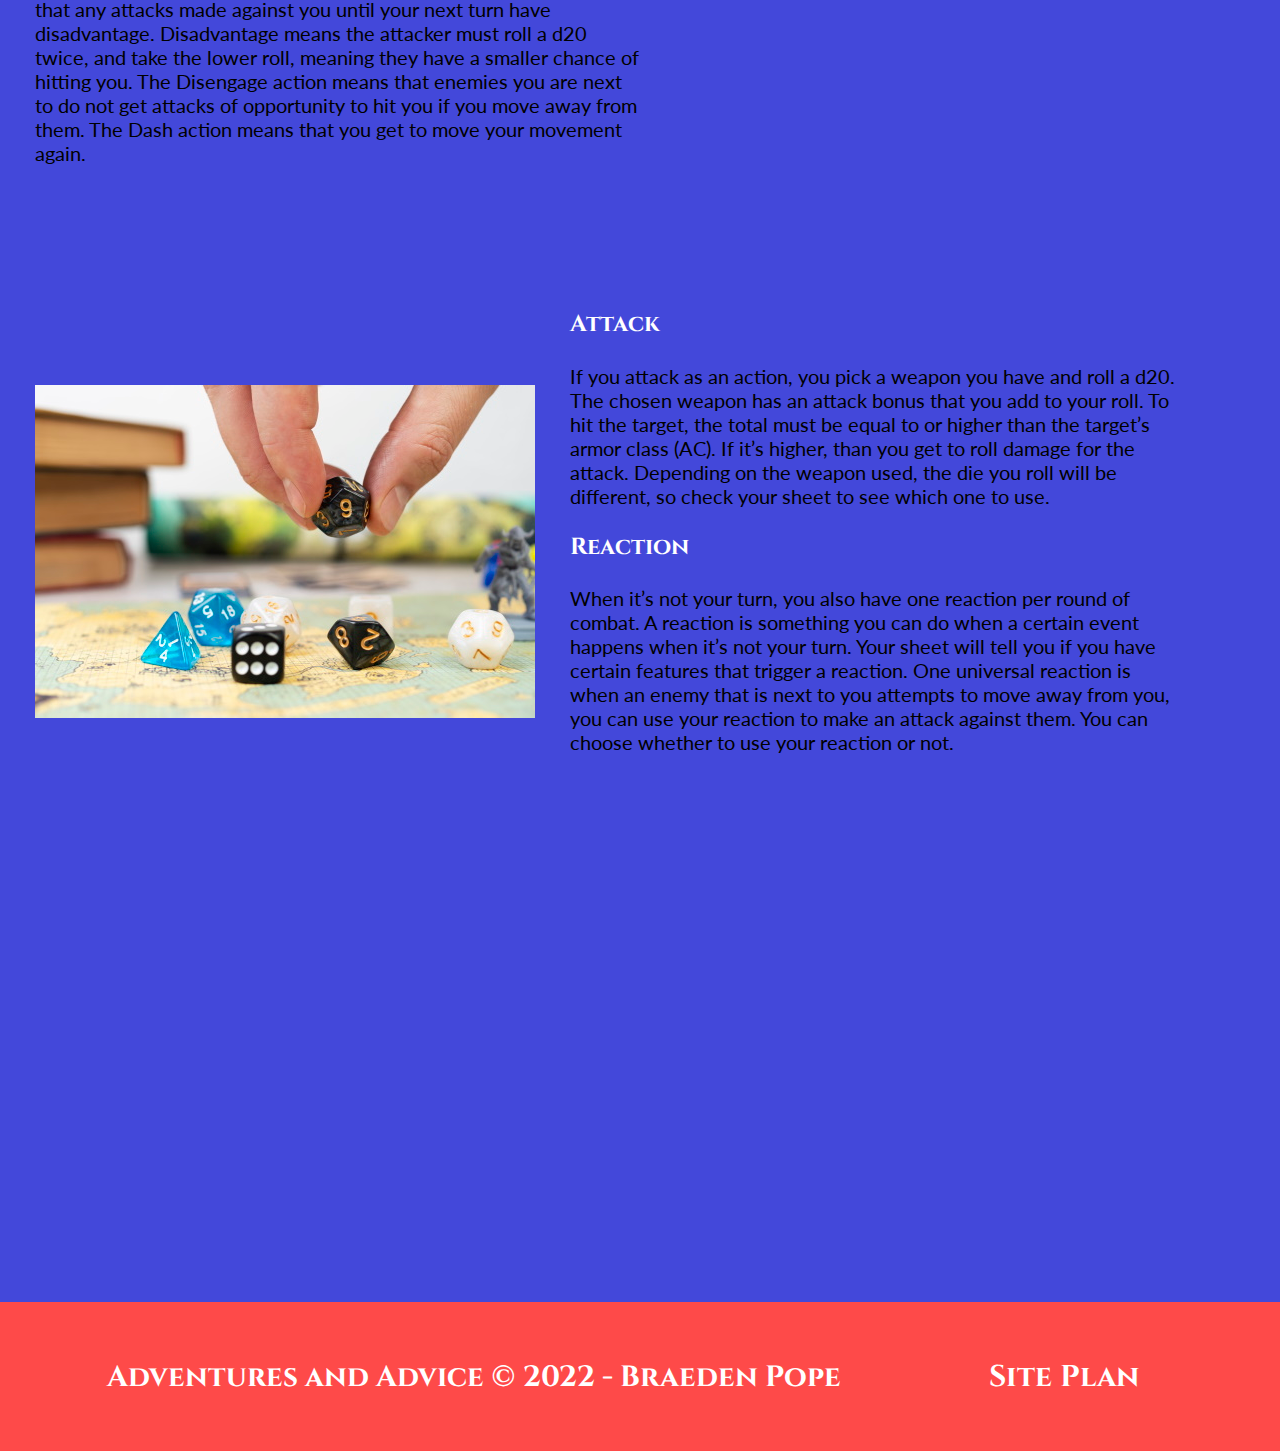
<file: personal-page/combat.html>
<!DOCTYPE html>
<html lang="en">
<head>
    <meta charset="UTF-8">
    <meta http-equiv="X-UA-Compatible" content="IE=edge">
    <meta name="viewport" content="width=device-width, initial-scale=1.0">
    <title>Adventures and Advice | Combat Encounters</title>
    <link rel="stylesheet" href="styles/style.css">
</head>
<body>
  <header>
      <img class="logo" src="images/logo.jpg" alt="A&A Logo">
      <nav>
          <a href="index.html" >Home</a>
          <a href="characters.html">Character Creation</a>
          <a href="combat.html" >Combat Encounters</a>
      </nav>
      <img class="home-banner" src="images/home-banner.jpg" alt="fantasy banner">
      <h2 class="title">Combat Encounters</h2>
  </header>
  <main class="sub-grid">
        <img class="dice" src="images/dice.jpg" alt="dice">
        <section class="combat-one">
            <p>
              Combat is one of the most exciting and frightening parts of Dungeons and Dragons and is where many cool moments originate. But for a newcomer, it can seem complicated and confusing. Here’s some important keywords and things to remember for when your Dungeon Master asks you to roll initiative!
            </p>
            <h3>Initiative</h3>
            <p>
              Before combat begins, your Dungeon Master will have everyone roll Initiative. Your initiative bonus will be listed at the top middle of your character sheet (or elsewhere depending on what sheet you’re using) and is the number you add to your roll of a d20. The other players also roll, as well as the Dungeon Master for whatever you will be fighting. The Dungeon Master takes everyone’s Initiative totals, and places them in order of highest to lowest. After that, everyone takes turns doing whatever they want for the combat, with the character with the highest initiative going first and the character with the lowest going last. Once everyone has gone, the first person goes again, and this repeats until the combat ends!
            </p>
            <h3>Actions</h3>
            <p>
              On your turn, you have 3 things you can do. You have your action, a bonus action, and movement. At the top of your sheet your speed is listed, and that is how far you can move in a single turn. For your action and bonus action, your character sheet will tell you what things you can do, and which of the two require an action or bonus action. There are also some universal actions anyone can take, such as Attack, Dodge, Disengage, and Dash. The Dodge action means that any attacks made against you until your next turn have disadvantage. Disadvantage means the attacker must roll a d20 twice, and take the lower roll, meaning they have a smaller chance of hitting you. The Disengage action means that enemies you are next to do not get attacks of opportunity to hit you if you move away from them. The Dash action means that you get to move your movement again. 
            </p>
          </section>
          <img class="map" src="images/map.jpg" alt="game map">
          <section class="combat-two">
            <h3>Attack</h3>
            <p>
              If you attack as an action, you pick a weapon you have and roll a d20. The chosen weapon has an attack bonus that you add to your roll. To hit the target, the total must be equal to or higher than the target’s armor class (AC). If it’s higher, than you get to roll damage for the attack. Depending on the weapon used, the die you roll will be different, so check your sheet to see which one to use.
            </p>
            <h3>Reaction</h3>
            <p>
              When it’s not your turn, you also have one reaction per round of combat. A reaction is something you can do when a certain event happens when it’s not your turn. Your sheet will tell you if you have certain features that trigger a reaction. One universal reaction is when an enemy that is next to you attempts to move away from you, you can use your reaction to make an attack against them. You can choose whether to use your reaction or not.
            </p>
          </section>
    </main>
    <footer>
        <h3>Adventures and Advice &copy; 2022 - Braeden Pope</h3>
        <h3><a href="site-plan.html" target="_blank">Site Plan</a></h3>
    </footer>
</body>
</html>
</file>
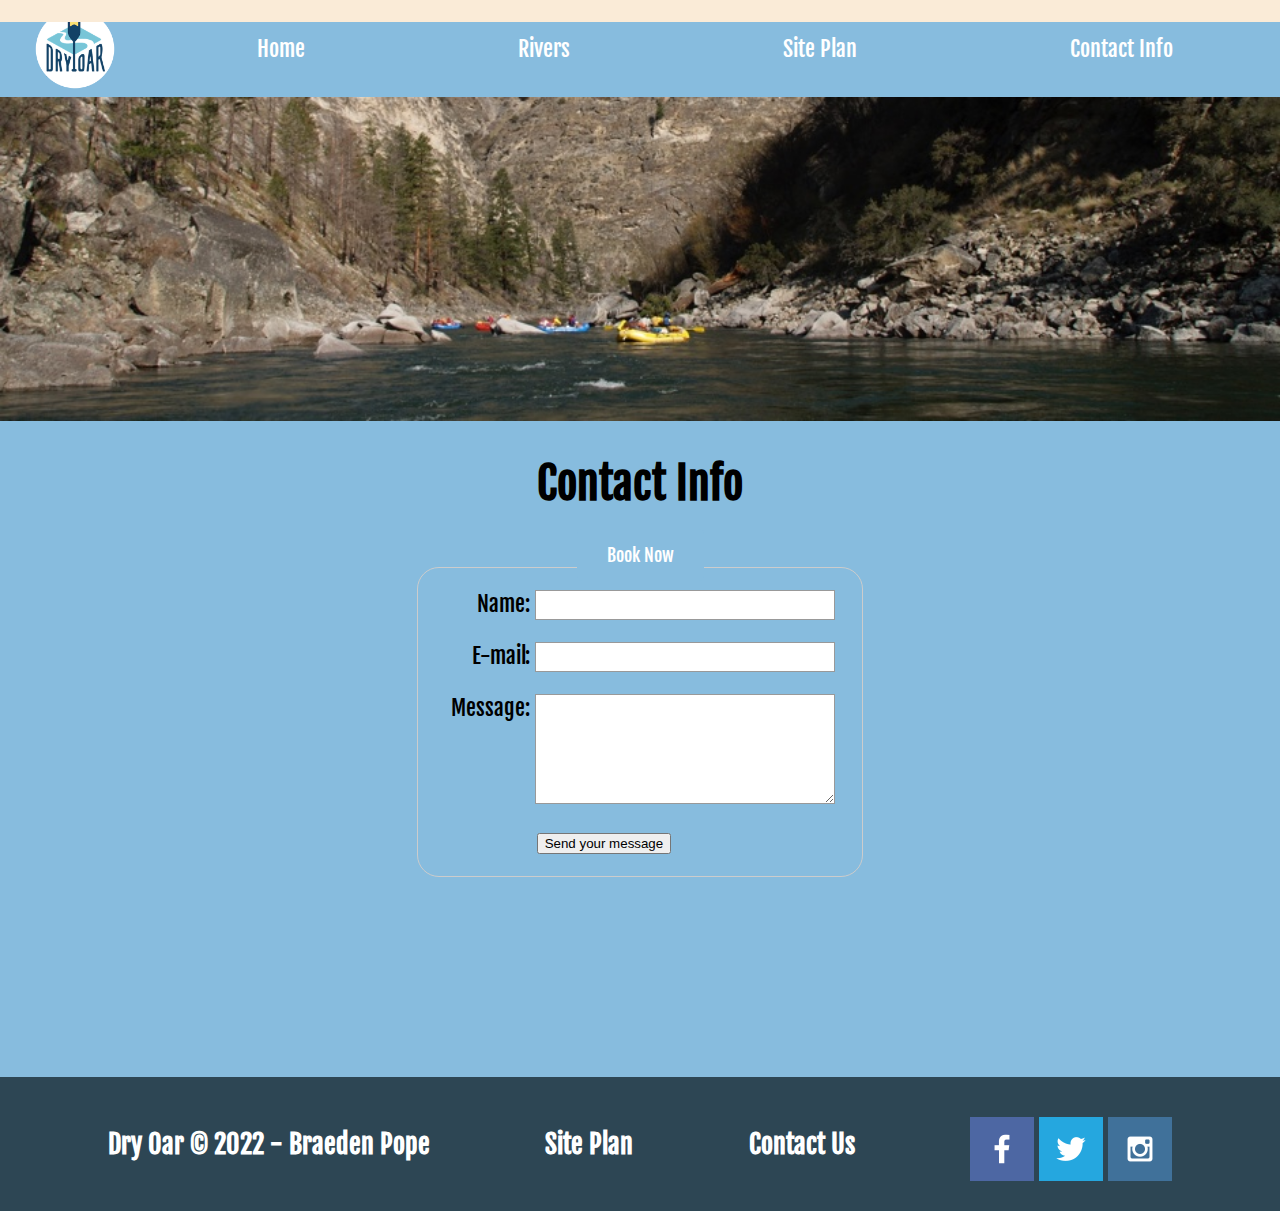
<file: wwr/contactus.html>
<!DOCTYPE html>
<html lang="en">
<head>
    <meta charset="UTF-8">
    <meta http-equiv="X-UA-Compatible" content="IE=edge">
    <meta name="viewport" content="width=device-width, initial-scale=1.0">
    <title>Whitewater Rafting Vacations | Dry Oar Boating | Rivers</title>
    <link rel="stylesheet" href="styles/style.css">
    <style>
        form {
            margin: 0 auto;
            width: 400px;
            padding: 1em;
            border: 1px solid #CCC;
            border-radius: 1em;
        }

ul {
  list-style: none;
  padding: 0;
  margin: 0;
}

form li + li {
  margin-top: 1em;
}

label {
  display: inline-block;
  width: 90px;
  text-align: right;
}

input, textarea {
  font: 1em sans-serif;
  width: 300px;
  box-sizing: border-box;
  border: 1px solid #999;
}

input:focus, textarea:focus {
  border-color: #000;
}

textarea {
  vertical-align: top;
  height: 5em;
}

.button {
  padding-left: 90px;
}

button {
  margin-left: .5em;
}

#feedback {
    background-color: antiquewhite;
    position: absolute;
    top: 0;
    left: 0;
    right: 0;
    padding: .5em;
    /*display: none;*/       
}
.moveDown {
    margin-top: 3em;
}
    </style>

</head>
<body>
    <div id="content">
        <header>
            <a id="logo_link" href="index.html">
                <img class="logo" src="images/logo.png" alt="Whitewater Rafting Logo">
            </a>
            <nav>
                <a href="index.html" target="_blank">Home</a>
                <a href="rivers.html">Rivers</a>
                <a href="site-plan-rafting.html" target="_blank">Site Plan</a>
                <a href="contactus.html" target="_blank">Contact Info</a>
            </nav>
        </header>
        <div>
            <img class="rivers-img" src="images/river-wide3.jpg" alt="wide river">
        </div>
        <div id="hero">
            <section id="hero-msg">
                <h1 class="contact-title">Contact Info</h1>
                <div class="button-box">
                    <a class="book" href="rates.html" target="_blank">Book Now</a>
                </div>
            </section>
        </div>
        <main class="contactus">
            <div id="feedback"></div>
            <form action="/my-handling-form-page" method="post">
                <ul>
                    <li>
                        <label for="name">Name:</label>
                        <input type="text" id="name" name="user_name">
                    </li>
                    <li>
                        <label for="mail">E-mail:</label>
                        <input type="email" id="mail" name="user_email">
                    </li>
                    <li>
                        <label for="msg">Message:</label>
                        <textarea id="msg" name="user_message"></textarea>
                    </li>
                    <li class="button">
                        <button type="submit">Send your message</button>
                    </li>
                </ul>
               </form>
        </main>
        <footer>
            <h3>Dry Oar &copy; 2022 - Braeden Pope</h3>
            <h3><a href="site-plan-rafting.html" target="_blank">Site Plan</a></h3>
            <h3><a href="contactus.html" target="_blank">Contact Us</a></h3>
            <div class="social">
                <a href="https://facebook.com" target="_blank">
                    <img src="images/facebook.png" alt="fb icon">
                </a>
                <a href="https://twitter.com" target="_blank">
                    <img src="images/twitter.png" alt="twitter icon">
                </a>
                <a href="https://instagram.com" target="_blank">
                    <img src="images/instagram.png" alt="instagram icon">
                </a>
            </div>
            <script>
                // get the feedback div element so we can do something with it.
                const feedbackElement = document.getElementById('feedback');
                // get the form so we can read what was entered in it.
                const formElement = document.forms[0];
                // add a 'listener' to wait for a submission of our form. When that happens run the code below.
                formElement.addEventListener('submit', function(e) {
                    // stop the form from doing the default action.
                    e.preventDefault();
                    // set the contents of our feedback element to a message letting the user know the form was submitted successfully. Notice that we pull the name that was entered in the form to personalize the message!
                    feedbackElement.innerHTML = 'Hello '+ formElement.user_name.value +'! Thank you for your message. We will get back with you as soon as possible!';
                    // make the feedback element visible.
                    feedbackElement.style.display = "block";
                    // add a class to move everything down so our message doesn't cover it.
                    document.body.classList.toggle('moveDown');
                });
            </script>
</body>
</file>
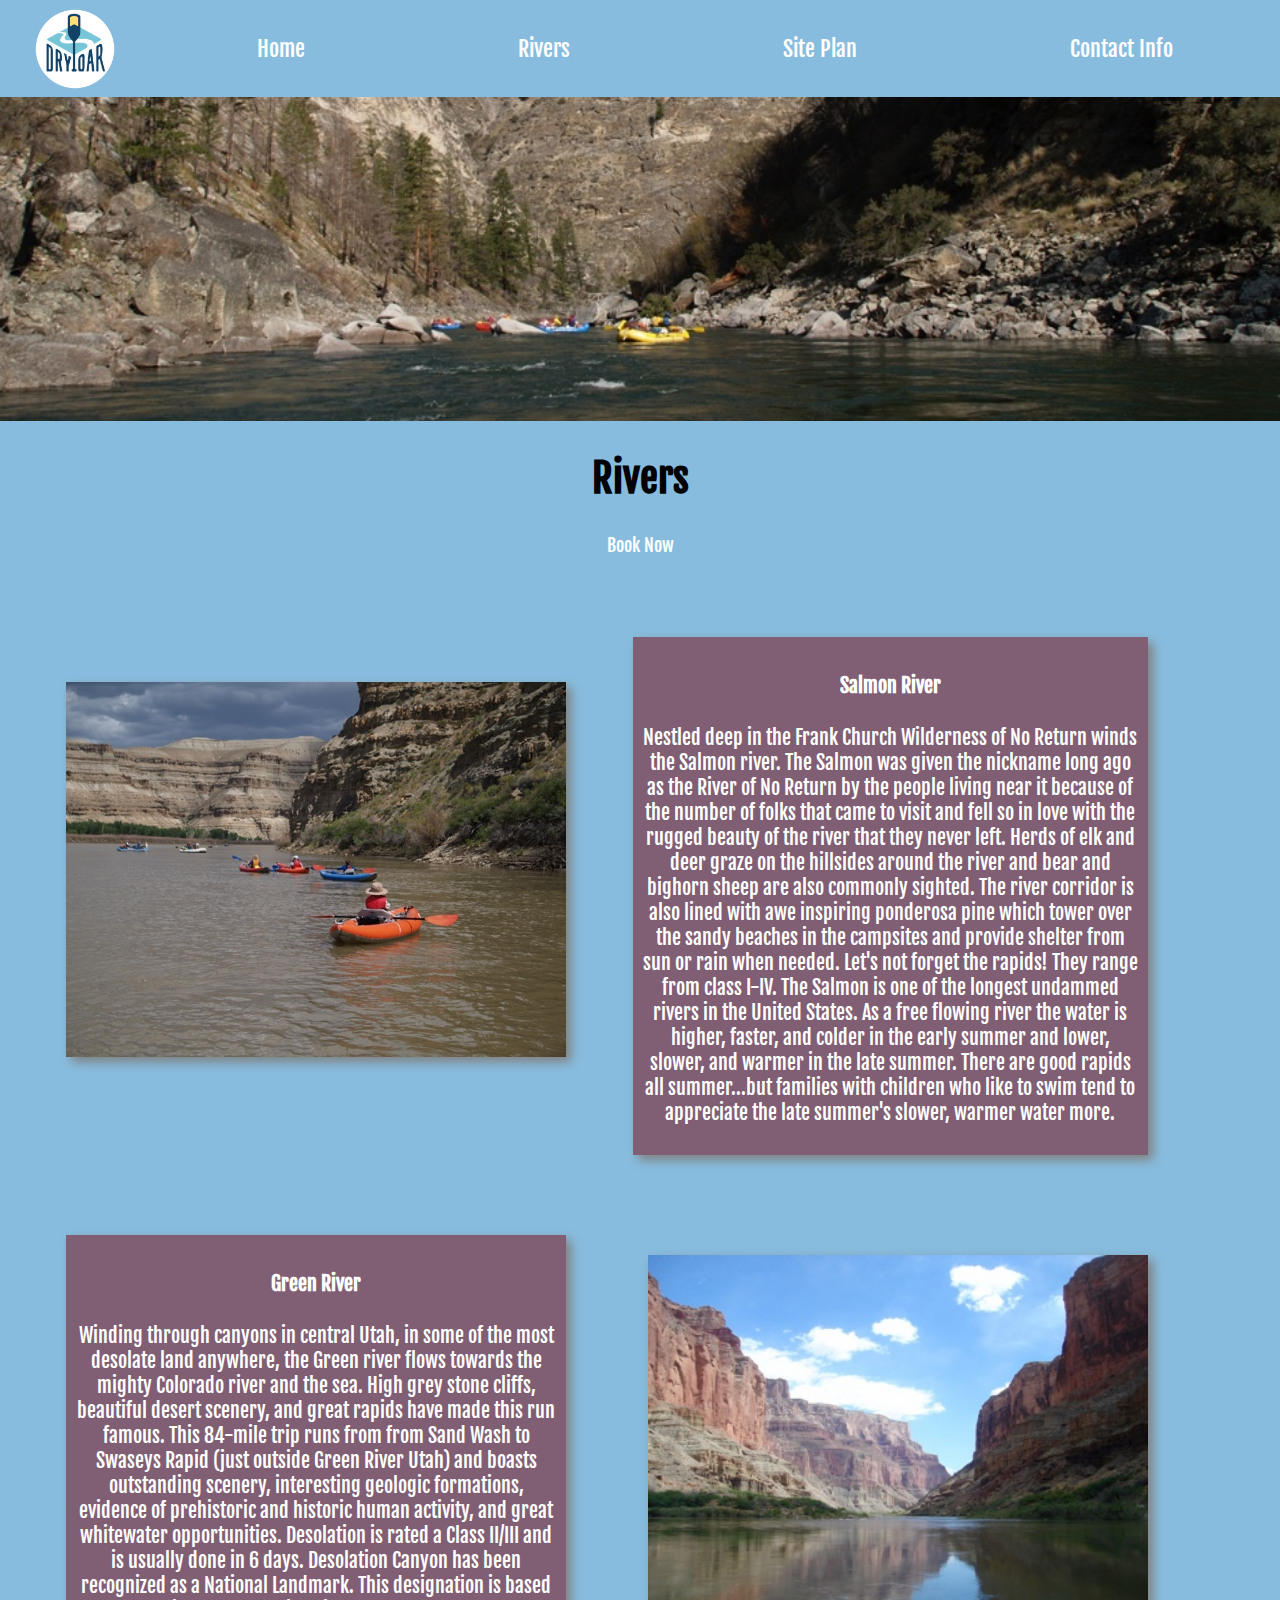
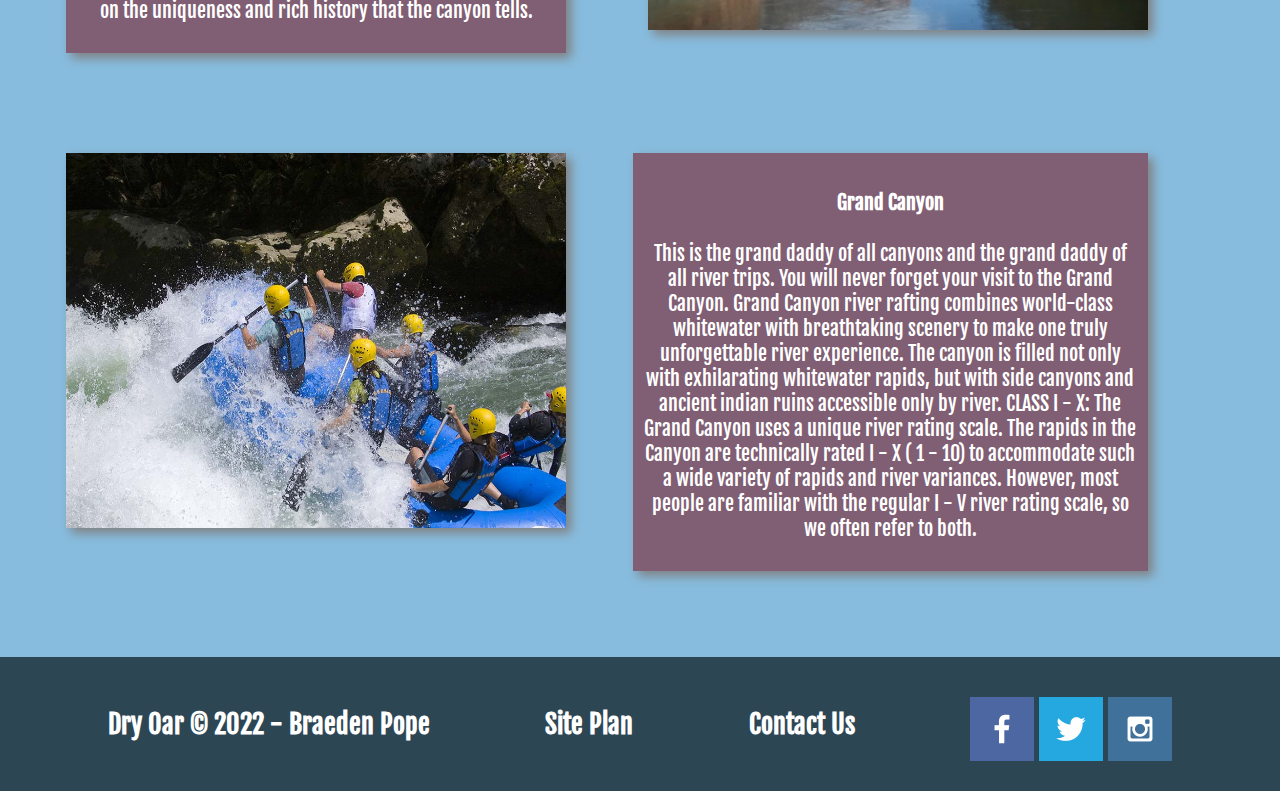
<file: wwr/rivers.html>
<!DOCTYPE html>
<html lang="en">
<head>
    <meta charset="UTF-8">
    <meta http-equiv="X-UA-Compatible" content="IE=edge">
    <meta name="viewport" content="width=device-width, initial-scale=1.0">
    <title>Whitewater Rafting Vacations | Dry Oar Boating | Rivers</title>
    <link rel="stylesheet" href="styles/style.css">
</head>
<body>
    <div id="content">
        <header>
            <a id="logo_link" href="index.html">
                <img class="logo" src="images/logo.png" alt="Whitewater Rafting Logo">
            </a>
            <nav>
                <a href="index.html" target="_blank">Home</a>
                <a href="rivers.html">Rivers</a>
                <a href="site-plan-rafting.html" target="_blank">Site Plan</a>
                <a href="contactus.html" target="_blank">Contact Info</a>
            </nav>
        </header>
        <div>
            <img class="rivers-img" src="images/river-wide3.jpg" alt="wide river">
        </div>
        <div id="hero">
            <section id="hero-msg">
                <h1 class="rivers-title">Rivers</h1>
                <div class="button-box">
                    <a class="book" href="rates.html" target="_blank">Book Now</a>
                </div>
            </section>
        </div>
        <main class="rivers-grid">
            <img class="kayaks" src="images/deso-boats.jpg" alt="kayaks on river"> 
            <div id="salmon-river">
                <h4>Salmon River</h4>
                <p>
                    Nestled deep in the Frank Church Wilderness of No Return winds the Salmon river. 
                    The Salmon was given the nickname long ago as the River of No Return by the people
                    living near it because of the number of folks that came to visit and fell so in love
                    with the rugged beauty of the river that they never left. Herds of elk and deer graze on
                    the hillsides around the river and bear and bighorn sheep are also commonly sighted. The river
                    corridor is also lined with awe inspiring ponderosa pine which tower over the sandy beaches in 
                    the campsites and provide shelter from sun or rain when needed. Let's not forget the rapids! 
                    They range from class I-IV. The Salmon is one of the longest undammed rivers in the United States.
                    As a free flowing river the water is higher, faster, and colder in the early summer and lower, 
                    slower, and warmer in the late summer. There are good rapids all summer...but families with children
                    who like to swim tend to appreciate the late summer's slower, warmer water more.
                </p>
            </div>
            <img class="narrow-river" src="images/river-narrow.jpg" alt="narrow river"> 
            <section id="green-river">
                <h4>Green River</h4>
                <p>
                    Winding through canyons in central Utah, in some of the most desolate land anywhere,
                    the Green river flows towards the mighty Colorado river and the sea. High grey stone cliffs, 
                    beautiful desert scenery, and great rapids have made this run famous. This 84-mile trip runs 
                    from from Sand Wash to Swaseys Rapid (just outside Green River Utah) and boasts outstanding scenery,
                    interesting geologic formations, evidence of prehistoric and historic human activity, and great
                    whitewater opportunities. Desolation is rated a Class II/III and is usually done in 6 days.
                    Desolation Canyon has been recognized as a National Landmark.  This designation is based on
                    the uniqueness and rich history that the canyon tells.
                </p>
            </section>
            <img class="white-water" src="images/rafting64_600.jpg" alt="white water rafters"> 
            <section id="grand-canyon">
                <h4>Grand Canyon</h4>
                <p>
                    This is the grand daddy of all canyons and the grand daddy of all river trips. You will never forget
                    your visit to the Grand Canyon. Grand Canyon river rafting combines world-class whitewater with
                    breathtaking scenery to make one truly unforgettable river experience. The canyon is filled not only
                    with exhilarating whitewater rapids, but with side canyons and ancient indian ruins accessible only
                    by river. CLASS I - X: The Grand Canyon uses a unique river rating scale. The rapids in the Canyon 
                    are technically rated I - X ( 1 - 10) to accommodate such a wide variety of rapids and river variances.
                    However, most people are familiar with the regular I - V river rating scale, so we often refer to both.
                </p>
            </section>
        </main>
        <footer>
            <h3>Dry Oar &copy; 2022 - Braeden Pope</h3>
            <h3><a href="site-plan-rafting.html" target="_blank">Site Plan</a></h3>
            <h3><a href="contactus.html" target="_blank">Contact Us</a></h3>
            <div class="social">
                <a href="https://facebook.com" target="_blank">
                    <img src="images/facebook.png" alt="fb icon">
                </a>
                <a href="https://twitter.com" target="_blank">
                    <img src="images/twitter.png" alt="twitter icon">
                </a>
                <a href="https://instagram.com" target="_blank">
                    <img src="images/instagram.png" alt="instagram icon">
                </a>
            </div>
        </footer>
    </div>
</body>
</html>
</file>
<file: personal-page/styles/style.css>
@import url('https://fonts.googleapis.com/css?family=IM+Fell+French+Canon+SC|Lato');
@import url('https://fonts.googleapis.com/css2?family=Cardo&family=Cinzel&display=swap');

body {
    max-width: 1600px;
    margin: 0 auto;
    padding: 0;
    background-color: #4348da;
    font-family: Lato;
    font-size: 25px;
}

nav {
    font-family: Cinzel;
    display: flex;
    justify-content: space-around;
    background-color: #FE4A49;
}

nav a {
    width: 100%;
    font-size: 30px;
    text-align: center;
    color: white;
    text-decoration: none;
    padding: 35px;
}

nav a:hover {
    background-color: #4348da;
    color: white;
}

.home-grid {
    display: grid;
    grid-template-columns: repeat(10, 1fr);
    grid-template-rows: repeat(3, 1fr);
}

.sub-grid {
    display: grid;
    grid-template-columns: repeat(10, 1fr);
    grid-template-rows: repeat(2, 1fr);
}

.home-banner {
    width: 100%;
    height: 450px;
}

#home-text {
    margin-bottom: -100px;
    grid-column: 3/9;
    grid-row: 1/2;
    text-align: center;
}

main a {
    justify-content: space-around;
    font-family: Cinzel;
    font-weight: 1000;
    background-color: #4348da;
    box-sizing: border-box;
    text-decoration: none;
    color: white;
    text-align: center;
    width: 100%;
    height: 70px;
    font-size: 50px;
    padding: 5px;
}

main a:hover {
    background-color:#FE4A49;
    color: white;
}

.character-link {
    width: 100%;
    grid-column: 3;
    grid-row: 3;
    height: 150px;
    border: 8px solid black;

}

.combat-link {
    width: 100%;
    height: 150px;
    grid-column: 8;
    grid-row: 3;
    border: 8px solid black;
}

.char-one {
    margin-left: 100px;
    grid-column: 4/9;
    font-size: 20px;
}

.char-two {
    grid-column: 2/8;
    grid-row: 2;
    font-size: 20px;
}

.characters-img {
    grid-column: 2;
    grid-row: 1;
    width: 350px;
    height: 250px;
    margin-top: 100px;
}

.sheet {
    grid-column: 8;
    grid-row: 2;
    margin-top: 200px;
    margin-left: 50px;
}

.combat-one {
    grid-column: 2/6;
    grid-row: 1;
    font-size: 20px;
    
}

.combat-two {
    grid-column: 4/8;
    grid-row: 2;
    font-size: 20px;
    margin-top: 100px;
}

.dice {
    grid-column: 7;
    grid-row: 1;
    margin-top: 200px;
}

.map {
    grid-row: 2;
    grid-column: 2;
    margin-top: 200px;
}

h3, h2 {
    font-family: Cinzel;
    color: white;
}

.title {
    font-family: Cinzel;
    text-align: center;
}

footer {
    font-family: Cinzel;
    background-color: #FE4A49;
    padding: 25px 50px;
    margin-top: 200px;
    display: flex;
    justify-content: space-around;
    align-items: center;
}

footer a {
    width: 100%;
    font-size: 30px;
    text-align: center;
    color: white;
    text-decoration: none;
    padding: 35px;
}

footer a:hover {
    background-color: #4348da;
    color: white;
}
</file>
<file: wwr/styles/style.css>
@import url('https://fonts.googleapis.com/css2?family=Bebas+Neue&display=swap');
@import url('https://fonts.googleapis.com/css2?family=Fjalla+One&display=swap');

#content {
    max-width: 1600px;
    margin: 0 auto;
}

#logo_link {
    padding-top: 5px;
    justify-self: center;
    align-self: center;
}

body {
    background-color: #87bcde;
    font-family: 'Fjalla One';
    font-size: 22px;
    margin: 0;
    padding: 0;
}

header {
    background-color: #87bcde;
    display: grid;
    grid-template-columns: 150px auto;
}

nav {
    display: flex;
    justify-content: space-around;
}

nav a {
    text-align: center;
    color: white;
    text-decoration: none;
    padding: 35px;
}

nav a:hover {
    background-color: #2d4654;
    color: white;
}

.book, .join {
    background-color: #87bcde;
    color: white;
    text-decoration: none;
    font-size: 18px;
    padding: 15px 30px;
    margin-top: 50px;
    border-radius: 5px;
}

.card-img {
    width: 100%;
    border: 10px solid black;
    transition: transform .5s;
    box-shadow: 5px 5px 10px gray;
}

.card-img:hover {
    opacity: .6;
    transform: scale(1.1);
}

main section img {
    box-sizing: border-box;
}

.book:hover, .join:hover {
    background-color: #2d4654;
    color: white;
    
}

#hero {
    display: grid;
    grid-template-columns: 1fr 3fr 1fr;
    margin-top: -100px;
}

#hero-box {
    grid-column: 1/4;
    grid-row: 1/3;
    z-index: -1;
}

#hero-img {
    width: 100%;
}

#hero-msg{
    grid-column: 2/3;
    grid-row: 1/2;
    margin-top: 100px;
}

#hero-msg h1 {
    text-align: center;
}

#hero-msg h4 {
    text-align: center;
    color: white;
}

.button-box {
    text-align: center;
}

main section {
    text-align: center;
}

#background {
    height: 725px;
    background-color: #805e73;
    grid-column: 1/11;
    grid-row: 4/9;
}

.msg {
    background-color: #2d4654;
    font-family: 'Bebas Neue';
    line-height: 1.5em;
    padding: 35px;
    grid-column: 6/10;
    grid-row: 6/7;
    box-shadow: 5px 5px 10px grey;
}

.msg h2 {
    color: white;
}

.msg p {
    color: white;
    font-size: .8em;
    padding-bottom: 10px;
}

footer {
    background-color: #2d4654;
    padding: 25px 50px;
    margin-top: 200px;
    display: flex;
    justify-content: space-around;
    align-items: center;
}

footer .social img {
    padding-top: 15px;
}

footer h3 {
    color: white;
}

footer h3 a:hover {
    text-decoration: underline;
}

footer a {
    color: white;
    text-decoration: none;
}

footer a:hover {
    color: white;
}

.logo {
    width: 80px;
}

.icon {
    width: 80px;
    padding-top: 10px;
}


.home-title {
    color: white;
    font-size: 2em;
    font-family: 'Bebas Neue';
    margin-top: 10px;
}

h2 {
    margin: 0;
}

.home-grid {
    display: grid;
    grid-template-columns: repeat(10, 1fr);
}

.rivers-card, .camping-card, .rapids-card {
    margin: 200px 0;
}

.rivers-card {
    grid-column: 2/4;
    grid-row: 2/3;
}

.camping-card {
    grid-row: 2/3;
    grid-column: 5/7;
}

.rapids-card {
    grid-column: 8/10;
    grid-row: 2/3;
}

.mountains {
    width: 100%;
    grid-column: 2/7;
    grid-row: 5/8;
    box-shadow: 5px 5px 10px grey;
}

.rivers-grid {
    display: grid;
    grid-template-columns: repeat(10, 1fr);
    grid-template-rows: repeat(10, 1fr);
    height: 1500px;
}

.rivers-img {
    width: 100%;
}

.rivers-title {
    font-size: 40px;
}

.kayaks {
    margin-top: 125px;
    grid-column: 2/3;
    box-shadow: 5px 5px 10px grey;
}

.narrow-river {
    margin-top: 100px;
    margin-left: 15px;
    grid-column: 4/9;
    grid-row: 3;
    box-shadow: 5px 5px 10px grey;
    width: 500px;
    height: 375px;
}

.white-water {
    margin-top: 100px;
    grid-column: 2;
    grid-row: 5;
    box-shadow: 5px 5px 10px grey;
    width: 500px;
    height: 375px;
}

#grand-canyon {
    text-align: center;
    grid-row: 5;
    grid-column: 4/9;
    margin-top: 100px;
    font-size: 20px;
    background-color:#805e73;
    padding: 10px;
    color: white;
    box-shadow: 5px 5px 10px grey;
}

#salmon-river {
    text-align: center;
    margin-top: 80px;
    grid-column: 4/9;
    grid-row: 1;
    font-size: 20px;
    background-color:#805e73;
    padding: 10px;
    color: white;
    box-shadow: 5px 5px 10px grey;
}

#green-river {
    text-align: center;
    margin-top: 80px;
    grid-column: 2;
    grid-row: 3;
    font-size: 20px;
    background-color:#805e73;
    padding: 10px;
    color: white;
    box-shadow: 5px 5px 10px grey;
}



@media screen and (max-width: 900px) {
    #hero, .home-grid {
        display: block;
        height: auto;
    }
    nav, footer {
        flex-direction: column;
    }
    nav a {
        display: block;
        padding: 15px;
    }
    #hero {
        margin-top: 0;
    }
    #hero-msg {
        margin-top: 0;
    }
    #hero-msg h4 {
        display: none;
    }
    .home-title {
        font-size: 25px;
        color: white;
    }
    .rivers-card, .camping-card, .rapids-card { 
        margin: 50px auto;
        width: 60%;
    }
    #background {
        display: none;
    }
    .mountains, .msg {
        width: 80%;
        display: block;
        margin: 0 auto;
    }
    footer {
        margin-top: 25px;
    }
}
</file>
<file: positionstyles.css>
/* CSS - Name: "positionstyles.css" */
/* Activity 1 styles */
.content1 {
  /* This is the parent of the activity 1 boxes. */
  display: grid;
  grid-template-columns: 1fr 1fr;
  justify-items: center;
  grid-gap: 20px;
}
.red1 { 
  width: 100%; 
  height: 100px; 
  background-color: red; 
  grid-column: 1/3;

} 
.green1 {
  width: 200px; 
  height: 200px; 
  background-color: green; 

} 
.yellow1 {
  width: 200px; 
  height: 200px; 
  background-color: gold; 
  
} 
.blue1 {
  width: 100%; 
  height: 100px; 
  background-color: blue; 
  grid-column: 1/3;
} 
/* Activity 2 styles */ 
.content2 {
  /* This is the parent of the activity 2 boxes. */
  grid-template-columns: 50px 50px 50px 50px;
}
.red2 {
  width: 100px; 
  height: 100px; 
  background-color: red; 

} 
.green2 { 
  width: 100px; 
  height: 100px; 
  background-color: green; 
  margin-left: 50px;
  margin-top: -50px;
} 
.yellow2 {
  width: 100px; 
  height: 100px; 
  background-color: gold; 
  margin-left: 100px;
  margin-top: -50px;
} 
.blue2 {
  width: 100px; 
  height: 100px; 
  background-color: blue; 
  margin-left: 150px;
  margin-top: -50px;
} 
/* Activity 3 styles */ 
.content3 {
  /* This is the parent of the activity 3 boxes. */
  display: grid;
  grid-template-columns: 1fr 1fr;
}
.red3 {
  width: 100%; 
  height: 100px; 
  background-color: red; 
  grid-column: 1/4;
} 
.green3 {
  width: 450px; 
  height: 200px; 
  background-color: green;
  grid-column: 1;
} 
.yellow3 {
  width: 450px; 
  height: 200px; 
  background-color: gold; 
  grid-column: 3;
  
} 
.blue3 {
  width: 100%;
  height: 100px; 
  background-color: blue; 
  grid-column: 1/4;
} 
/* Activity 4 styles */ 
.content4 {
  /* This is the parent of the activity 4 boxes. */
  height: 400px;
  display: grid;
  grid-template-columns: 1fr 1fr;
}
.red4 {
  width: 100%; 
  height: 100%; 
  background-color: red; 
  grid-row: 1/4;
} 
.green4 {
  width: 100%; 
  height: 100%;  
  background-color: green; 
  grid-row: 1;
} 
.yellow4 {
  width: 100%; 
  height: 100%;  
  background-color: gold; 
  grid-row: 2;
} 
.blue4 {
  width: 100%; 
  height: 100%; 
  background-color: blue;
  grid-row: 3; 
} 
/* Activity 5 styles */ 
.content5 {
  /* This is the parent of the activity 5 boxes. */
  height: 400px;
}
.red5 { 
  width: 100%; 
  height: 100px;  
  background-color: red; 
} 
.green5 { 
  width: 200px; 
  height: 200px; 
  background-color: green; 
  float: left;

} 
.yellow5 {
  width: 100%; 
  height: 220px; 
  background-color: gold;
  margin-right: 50px;

} 
.blue5 {
  width: 100%; 
  height: 100px; 
  background-color: blue;
} 
/* Activity 6 styles */ 
.content6 {
  /* This is the parent of the activity 6 boxes. */
  display: grid;
  grid-template-columns: 100px 100px 100px 100px
  
}
.red6 {
  width: 400px; 
  height: 200px; 
  background-color: red; 
  grid-row: 1;

} 
.green6 {
  width: 200px; 
  height: 200px; 
  background-color: green;
  grid-row: 3;
  margin-top: -100px;
  z-index: 1;
} 
.yellow6 {
  width: 200px; 
  height: 400px; 
  background-color: gold; 
  grid-column: 5;
  grid-row: 3;
  margin-top: -300px;
  z-index: 1;
} 
.blue6 {
  width: 400px; 
  height: 400px; 
  background-color: blue;
  grid-row: 2;
  grid-column: 2;
  margin-top: -100px;
} 


/* Do not make any changes below here */
.activity {
  width: 70%; 
  margin: 20px auto; 
  font-family: Arial, sans-serif; 
  border: 1px solid black; 
  padding: 10px; 
  clear:both; 
  overflow: auto;
} 

.hint {
  border: 1px solid grey;
  background: #e0e0e0;
  padding: .5em;
  position: relative;
  margin: 1em 0;
}
.hint h3 {
  margin: 0;
}
.hint:hover {
  background: #d0d0d0;
}
.hint > div {
  display: none;
}

.hint input[type=checkbox] {
  position: absolute;
  width: 100%;
  height: 100%;
  opacity: 0;
  z-index: 1;
  cursor: pointer;
}

.hint input[type=checkbox]:checked ~ div {
  display: block;
}

.hint i {
  position: absolute;
  transform: translate(-6px, 0);
  margin-top: 16px;
  right: 10px;
  top: -3px;
}
.hint i:before, .hint i:after {
  content: "";
  position: absolute;
  background-color: black;
  width: 3px;
  height: 9px;
}
.hint i:before {
  transform: translate(2px, 0) rotate(45deg);
}
.hint i:after {
  transform: translate(-2px, 0) rotate(-45deg);
}

.hint input[type=checkbox]:checked ~ i:before {
  transform: translate(-2px, 0) rotate(45deg);
}
.hint input[type=checkbox]:checked ~ i:after {
  transform: translate(2px, 0) rotate(-45deg);
}
.hint a {
  position: relative;
  z-index: 1;
}
</file>
